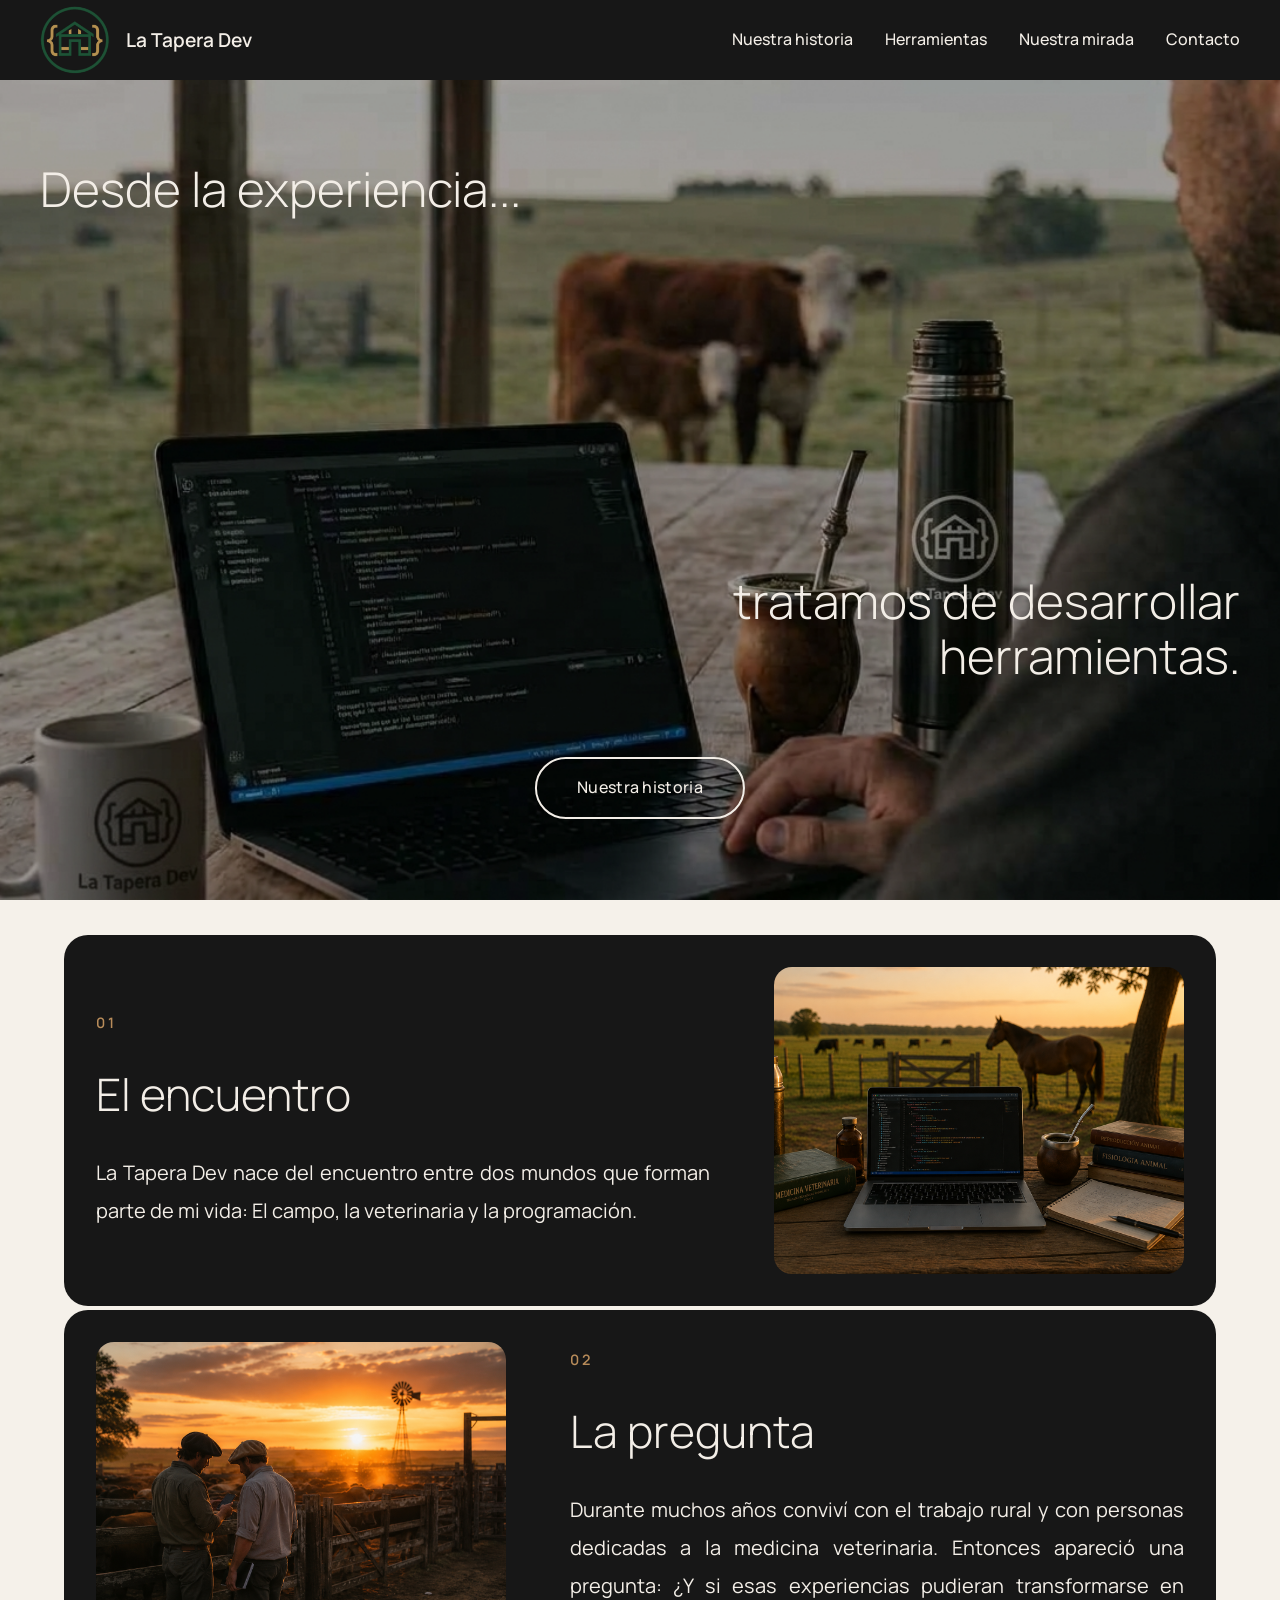
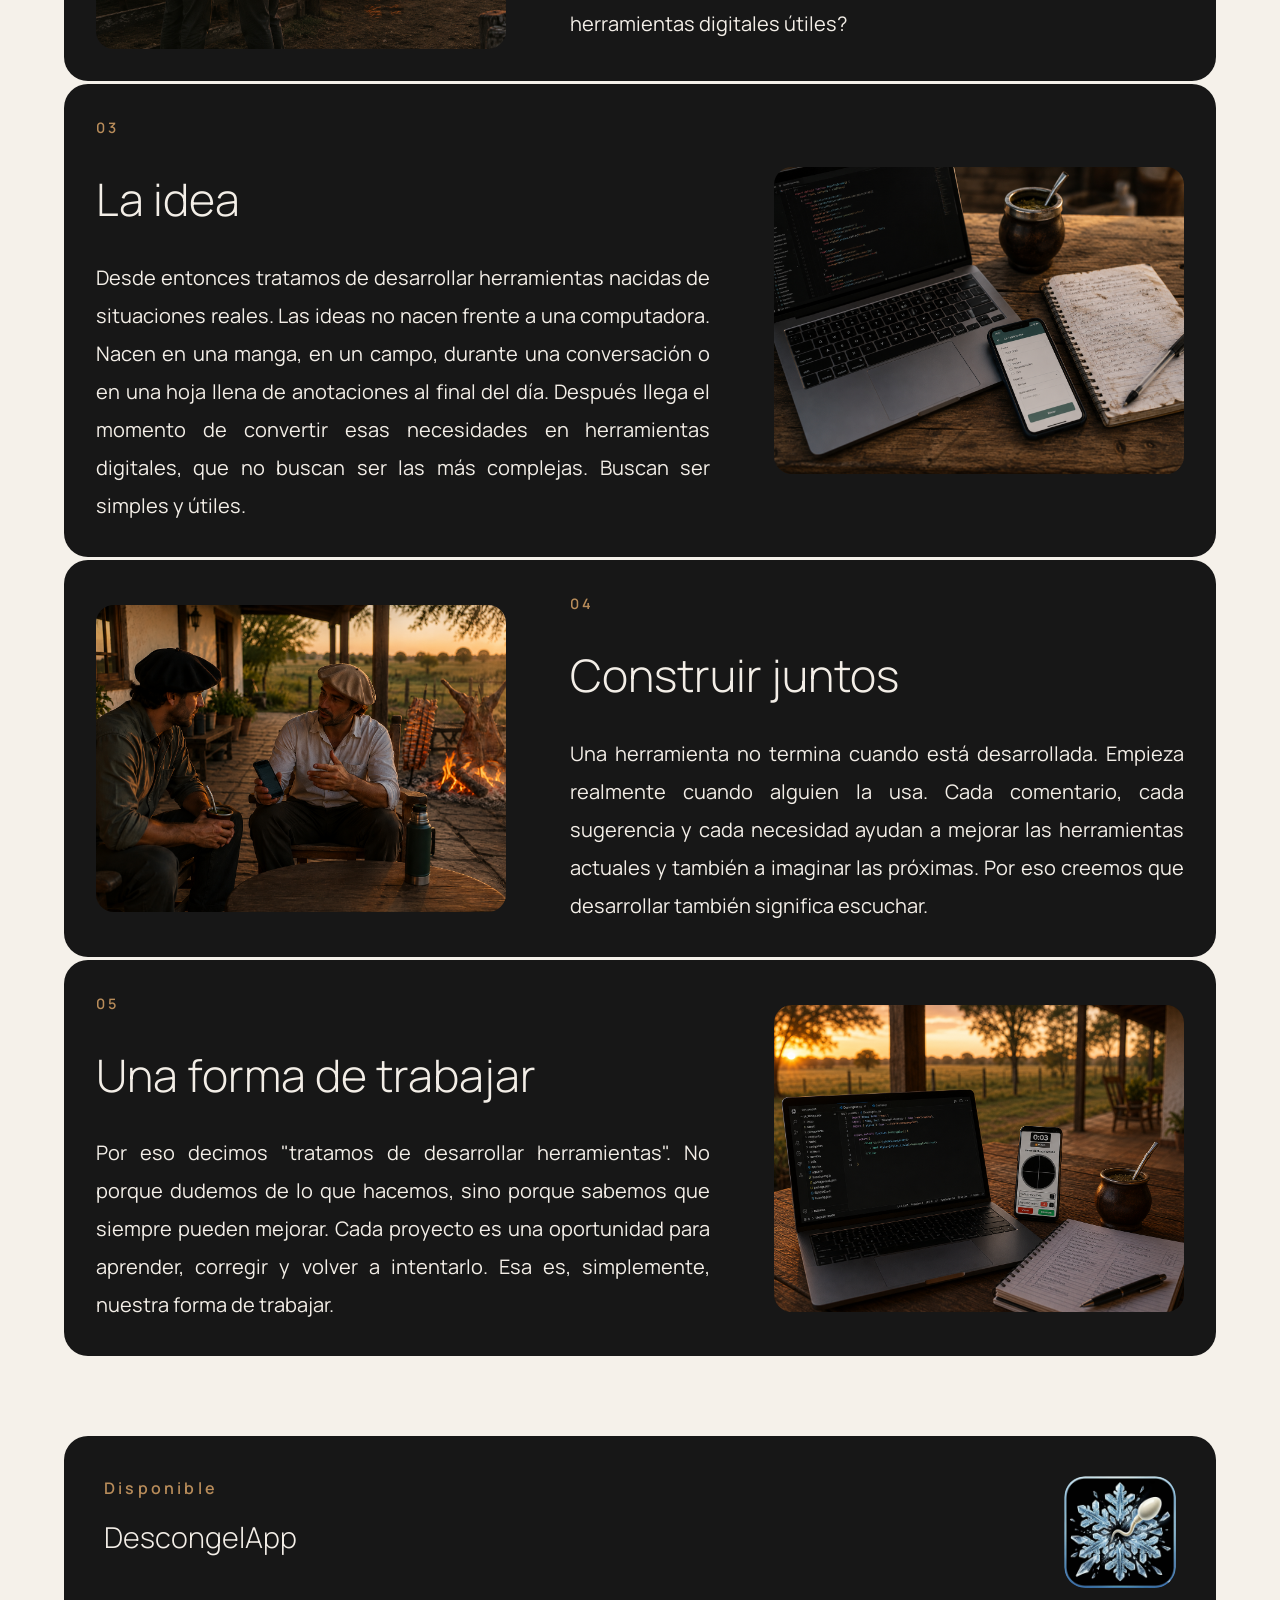
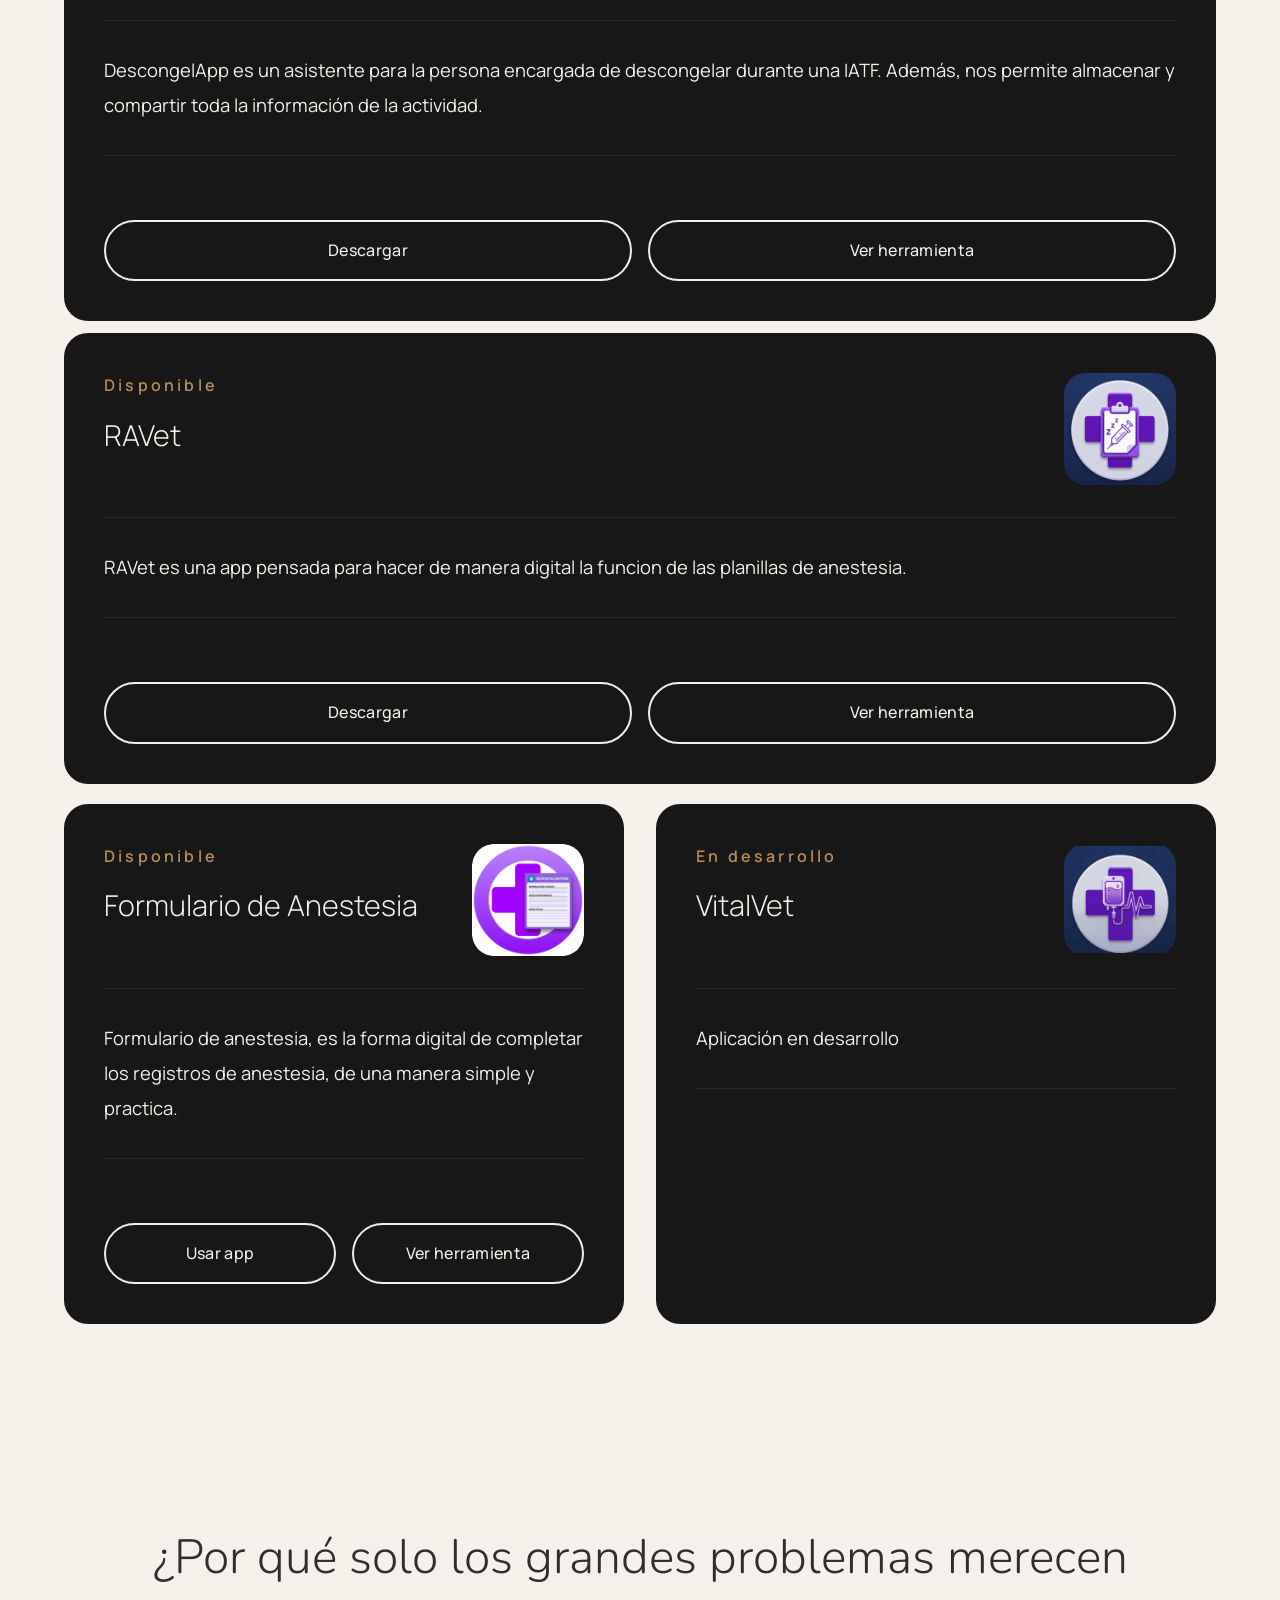
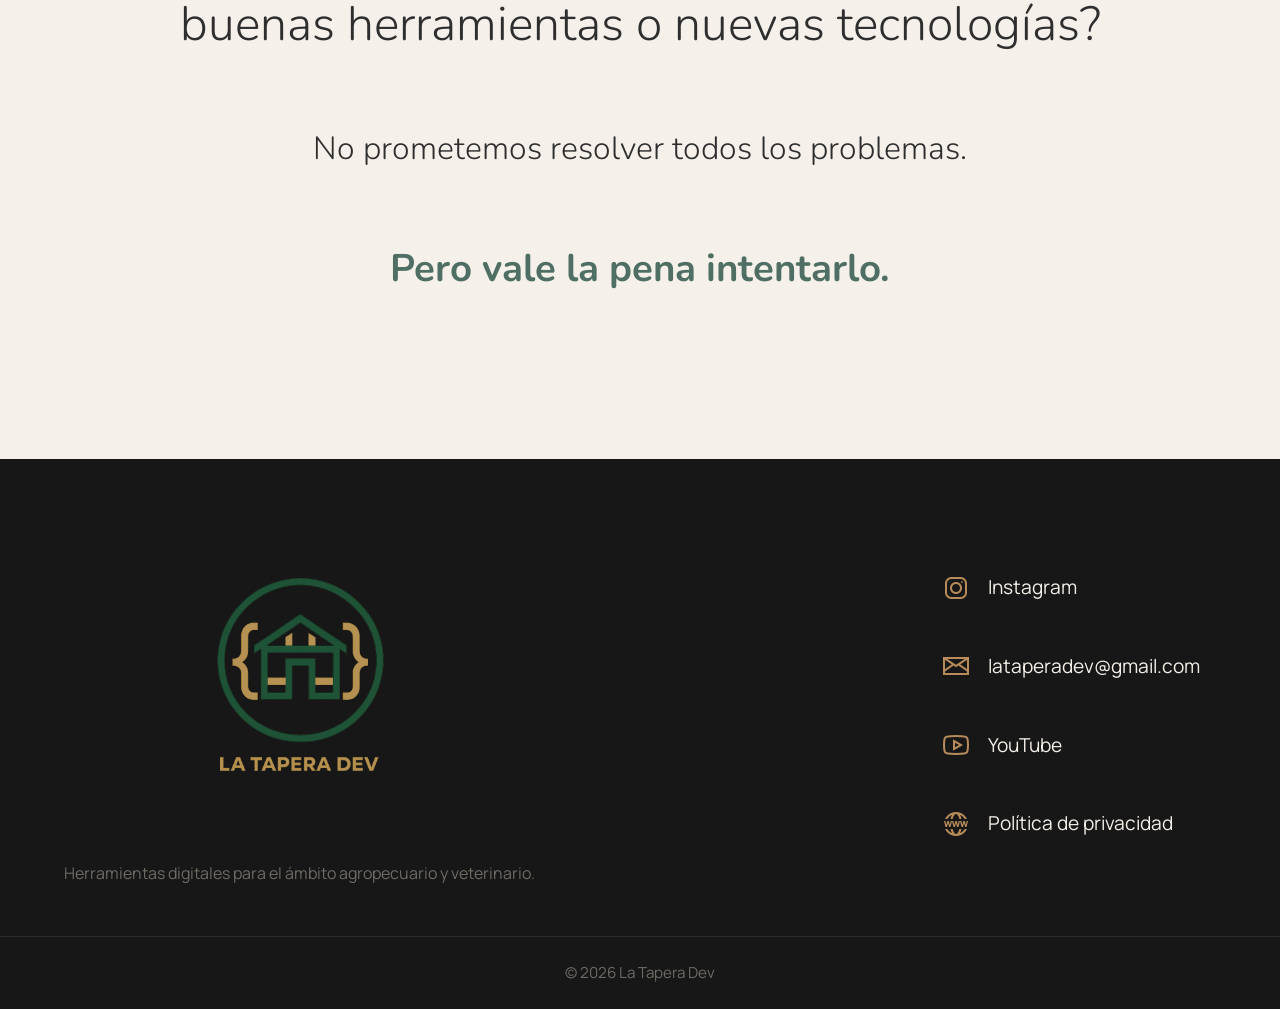
<file: index.html>
<!DOCTYPE html>
<html lang="es">

<head>

    <meta charset="UTF-8">

    <meta name="viewport" content="width=device-width, initial-scale=1.0">

    <title>La Tapera Dev</title>
    <link rel="icon" href="ico-LaTapera.png">

    <meta name="description"
        content="Herramientas digitales nacidas de experiencias reales del campo y la veterinaria.">
    <meta name="author" content="Nahuel Grosso">

    <!-- Google Fonts -->

    <link rel="preconnect" href="https://fonts.googleapis.com">
    <link rel="preconnect" href="https://fonts.gstatic.com" crossorigin>
    <link href="https://fonts.googleapis.com/css2?family=Manrope:wght@300;400;500;600;700&display=swap"
        rel="stylesheet">
    <link rel="preconnect" href="https://fonts.gstatic.com" crossorigin>
    <link href="https://fonts.googleapis.com/css2?family=Nunito:ital,wght@0,200..1000;1,200..1000&display=swap"
        rel="stylesheet">

    <!-- CSS -->

    <link rel="stylesheet" href="css/variables.css">
    <link rel="stylesheet" href="css/style.css">  
    <link rel="stylesheet" href="css/header.css">
    <link rel="stylesheet" href="css/hero.css">
    <link rel="stylesheet" href="css/historia.css">
    <link rel="stylesheet" href="css/herramientas.css">
    <link rel="stylesheet" href="css/nuestramirada.css">
    <link rel="stylesheet" href="css/responsive.css">





</head>

<body>

    <header>

        <div class="container">

            <nav>

                <a href="#hero" class="logo">

                    <img id="logoImg" src="images/icons/SolologoTransparente.png" alt="Logo de La Tapera Dev">

                    <div class="logo-text">
                        <span class="logo-title">
                            La Tapera Dev
                        </span>
                    </div>
                </a>

                <button class="menu-toggle" aria-label="Abrir menú">
                
                    <span></span>
                    <span></span>
                    <span></span>
                
                </button>


                <ul class="nav-menu">

                    <li><a href="#nuestraHistoria">Nuestra historia</a></li>

                    <li><a href="#herramientas">Herramientas</a></li>

                    <li><a href="#nuestraMirada">Nuestra mirada</a></li>

                    <li class="nav-contact">

                        <a href="#" class="contact-button">

                            Contacto

                        </a>

                        <div class="contact-dropdown">

                            <span class="contact-email">

                                ✉️ lataperadev@gmail.com

                            </span>

                            <button class="copy-email nav-button">

                                Copiar correo

                            </button>

                        </div>

                </ul>

            </nav>

        </div>

    </header>

    <main>

        <section id="hero">

            <div class="hero-overlay"></div>

            <div class="container hero-content">

                <div class="hero-top">

                    <h1>
                        Desde la experiencia...
                    </h1>

                </div>

                <div class="hero-bottom-text">

                    <h2>
                        tratamos de desarrollar
                        herramientas.
                    </h2>

                </div>

                <div class="hero-action">

                    <a href="#nuestraHistoria" class="hero-button">
                        Nuestra historia
                    </a>

                </div>

            </div>

        </section>

        <section id="nuestraHistoria">

            <div class="container">

                <article class="story-chapter">

                    <div class="story-content">

                        <span class="story-number">01</span>

                        <h2 class="story-title">
                            El encuentro
                        </h2>

                        <p class="story-text">
                            La Tapera Dev nace del encuentro entre dos mundos que forman parte de mi vida: El campo, la
                            veterinaria y la programación.
                        </p>

                    </div>

                    <div class="story-image">

                        <!-- Ilustración 01 -->
                        <img src="images/Story/imgstory1.png" alt="">

                    </div>

                </article>

                <article class="story-chapter">

                    <div class="story-content">

                        <span class="story-number">02</span>

                        <h2 class="story-title">
                            La pregunta
                        </h2>

                        <p class="story-text">
                            Durante muchos años conviví con el trabajo rural y con personas dedicadas a la medicina
                            veterinaria.
                            Entonces apareció una pregunta: ¿Y si esas experiencias pudieran transformarse en
                            herramientas
                            digitales útiles?
                        </p>

                    </div>

                    <div class="story-image">

                        <!-- Ilustración 02 -->
                        <img src="images/Story/imgstory2.png" alt="">

                    </div>

                </article>

                <article class="story-chapter">

                    <div class="story-content">

                        <span class="story-number">03</span>

                        <h2 class="story-title">
                            La idea
                        </h2>

                        <p class="story-text">
                            Desde entonces tratamos de desarrollar herramientas nacidas de situaciones reales.

                            Las ideas no nacen frente a una computadora. Nacen en una manga, en un campo, durante una
                            conversación o en una hoja llena de anotaciones al final del día.

                            Después llega el momento de convertir esas necesidades en herramientas digitales, que no
                            buscan ser las más complejas. Buscan ser simples y útiles.
                        </p>

                    </div>

                    <div class="story-image">

                        <!-- Ilustración 03 -->
                        <img src="images/Story/imgstory3.png" alt="">

                    </div>

                </article>

                <article class="story-chapter">

                    <div class="story-content">

                        <span class="story-number">04</span>

                        <h2 class="story-title">
                            Construir juntos
                        </h2>

                        <p class="story-text">
                            Una herramienta no termina cuando está desarrollada. Empieza realmente cuando alguien la
                            usa.

                            Cada comentario, cada sugerencia y cada necesidad ayudan a mejorar las herramientas actuales
                            y también a imaginar las
                            próximas.

                            Por eso creemos que desarrollar también significa escuchar.
                        </p>

                    </div>

                    <div class="story-image">

                        <!-- Ilustración 04 -->
                        <img src="images/Story/imgstory4.png" alt="">

                    </div>

                </article>

                <article class="story-chapter">

                    <div class="story-content">

                        <span class="story-number">05</span>

                        <h2 class="story-title">
                            Una forma de trabajar
                        </h2>

                        <p class="story-text">
                            Por eso decimos "tratamos de desarrollar herramientas".

                            No porque dudemos de lo que hacemos, sino porque sabemos que siempre pueden mejorar.

                            Cada proyecto es una oportunidad para aprender, corregir y volver a intentarlo.

                            Esa es, simplemente, nuestra forma de trabajar.
                        </p>

                    </div>

                    <div class="story-image">

                        <!-- Ilustración 05 -->
                        <img src="images/Story/imgstory5.png" alt="">
                    </div>

                </article>

            </div>

        </section>

        <section id="herramientas">

            <div class="container">

                <div class="herramienta-principal">

                    <!-- Card grande -->
                    <div class="cardHerramientas">

                        <div class="card-top">

                            <div class="card-header">

                                <span class="estado">Disponible</span>

                                <h3 class="card-nombre">
                                    DescongelApp
                                </h3>

                            </div>

                            <img class="card-img" src="images/descongelApp/Icono/DescpngelApp-Icono.png" alt="">


                        </div>

                        <div class="card-body">

                            <p class="card-text">
                                DescongelApp es un asistente para la persona encargada de descongelar durante una IATF.
                                Además, nos permite almacenar y compartir toda la información de la actividad. </p>

                        </div>

                        <div class="card-footer">

                            <a href="https://play.google.com/store/apps/details?id=com.descongelapp" class="card-button">
                                Descargar
                            </a>

                            <a href="pages/descongelapp.html" class="card-button">
                                Ver herramienta
                            </a>

                        </div>

                    </div>

                    <div class="cardHerramientas">
                    
                        <div class="card-top">
                    
                            <div class="card-header">
                    
                                <span class="estado">Disponible</span>
                    
                                <h3 class="card-nombre">
                                    RAVet
                                </h3>
                    
                            </div>
                    
                            <img class="card-img" src="images/ravet/Icono/RAVet-Icon.png" alt="Icono de RAVet">
                    
                    
                        </div>
                    
                        <div class="card-body">
                    
                            <p class="card-text">
                                RAVet es una app pensada para hacer de manera digital la funcion de las planillas de anestesia.  </p>
                    
                        </div>
                    
                        <div class="card-footer">
                    
                            <a href="" class="card-button">
                                Descargar
                            </a>
                    
                            <a href="pages/ravet.html" class="card-button">
                                Ver herramienta
                            </a>
                    
                        </div>
                    
                    </div>

                </div>

                <div class="herramientas-secundarias">

                    <!-- Card -->
                    <div class="cardHerramientas">

                        <div class="card-top">

                            <div class="card-header">

                                <span class="estado">Disponible</span>

                                <h3 class="card-nombre">
                                    Formulario de Anestesia
                                </h3>

                            </div>

                            <img src="images/FormularioAnestesia/Icono/img2.png" class="card-img" alt="icono formulario anestesia">

                        </div>

                        <div class="card-body">

                            <p class="card-text">
                                Formulario de anestesia, es la forma digital de completar los registros de anestesia, de una manera simple y practica.</p>

                        </div>

                        <div class="card-footer">

                            <a href="https://nahuelgrosso.github.io/Formulario-Anestesia/" class="card-button">
                                Usar app
                            </a>

                            <a href="pages/formularioAnestesia.html" class="card-button">
                                Ver herramienta
                            </a>

                        </div>

                    </div>

                    <!-- Card -->
                    <div class="cardHerramientas">

                        <div class="card-top">

                            <div class="card-header">

                                <span class="estado">En desarrollo</span>

                                <h3 class="card-nombre">
                                    VitalVet
                                </h3>

                            </div>

                             <img src="images/vitalvet/Icono/VitalVet-Icon.jpeg" class="card-img" alt="Icono de VitalVet"> 

                        </div>

                        <div class="card-body">

                            <p class="card-text">
                                Aplicación en desarrollo
                            </p>

                        </div>

                        <div class="card-footer">

                            <!--
                            <a href="#" class="card-button">
                                Descargar
                            </a>

                            <a href="#" class="card-button">
                                Ver herramienta
                            </a>
                            -->

                        </div>

                    </div>

                </div>

            </div>




        </section>

        <section id="nuestraMirada">

            <div class="container">

                <div class="mirada-content">

                    <p class="mirada-question">
                        ¿Por qué solo los grandes problemas merecen buenas herramientas o nuevas tecnologías?
                    </p>

                    <p class="mirada-answer">
                        No prometemos resolver todos los problemas.
                    </p>

                    <p class="mirada-final">
                        Pero vale la pena intentarlo.
                    </p>

                </div>

            </div>

        </section>

    </main>

    <footer>

        <div class="footer-container">

            <div class="footer-brand">

                <img src="images/icons/LogoLaTaperaTransparente.png" alt="La Tapera Dev" class="footer-logo">



                <p class="footer-description">
                    Herramientas digitales para el ámbito agropecuario y veterinario.
                </p>

            </div>

            <div class="footer-links">
                <div class="ico-links">
                    <img src="icons/icons8-instagram-32.png" alt="">
                    <a href="https://www.instagram.com/lataperadev?igsh=NHAxY2phbHUycWU0" target="_blank">
                        Instagram
                    </a>
                </div>

                <div class="ico-links">
                    <img src="icons/icons8-email-32.png" alt="">
                    <a href="mailto:lataperadev@gmail.com">
                        lataperadev@gmail.com
                    </a>
                </div>

                <div class="ico-links">
                    <img src="icons/icons8-youtube-32.png" alt="">
                    <a href="https://www.youtube.com/channel/UCGZjhDdMWDqNutIA-EqnBFA">
                        YouTube
                    </a>
                </div>

                <div class="ico-links">
                    <img src="icons/icons8-website-32.png" alt="">
                    <a href="https://nahuelgrosso.github.io/privacy-policies/" target="_blank">
                        Política de privacidad
                    </a>
                </div>

            </div>

        </div>

        <div class="footer-copy">

            <p>
                © 2026 La Tapera Dev
            </p>

        </div>

    </footer>

    <script src="js/main.js"></script>
    <script src="js/header.js"></script>
</body>
</file>
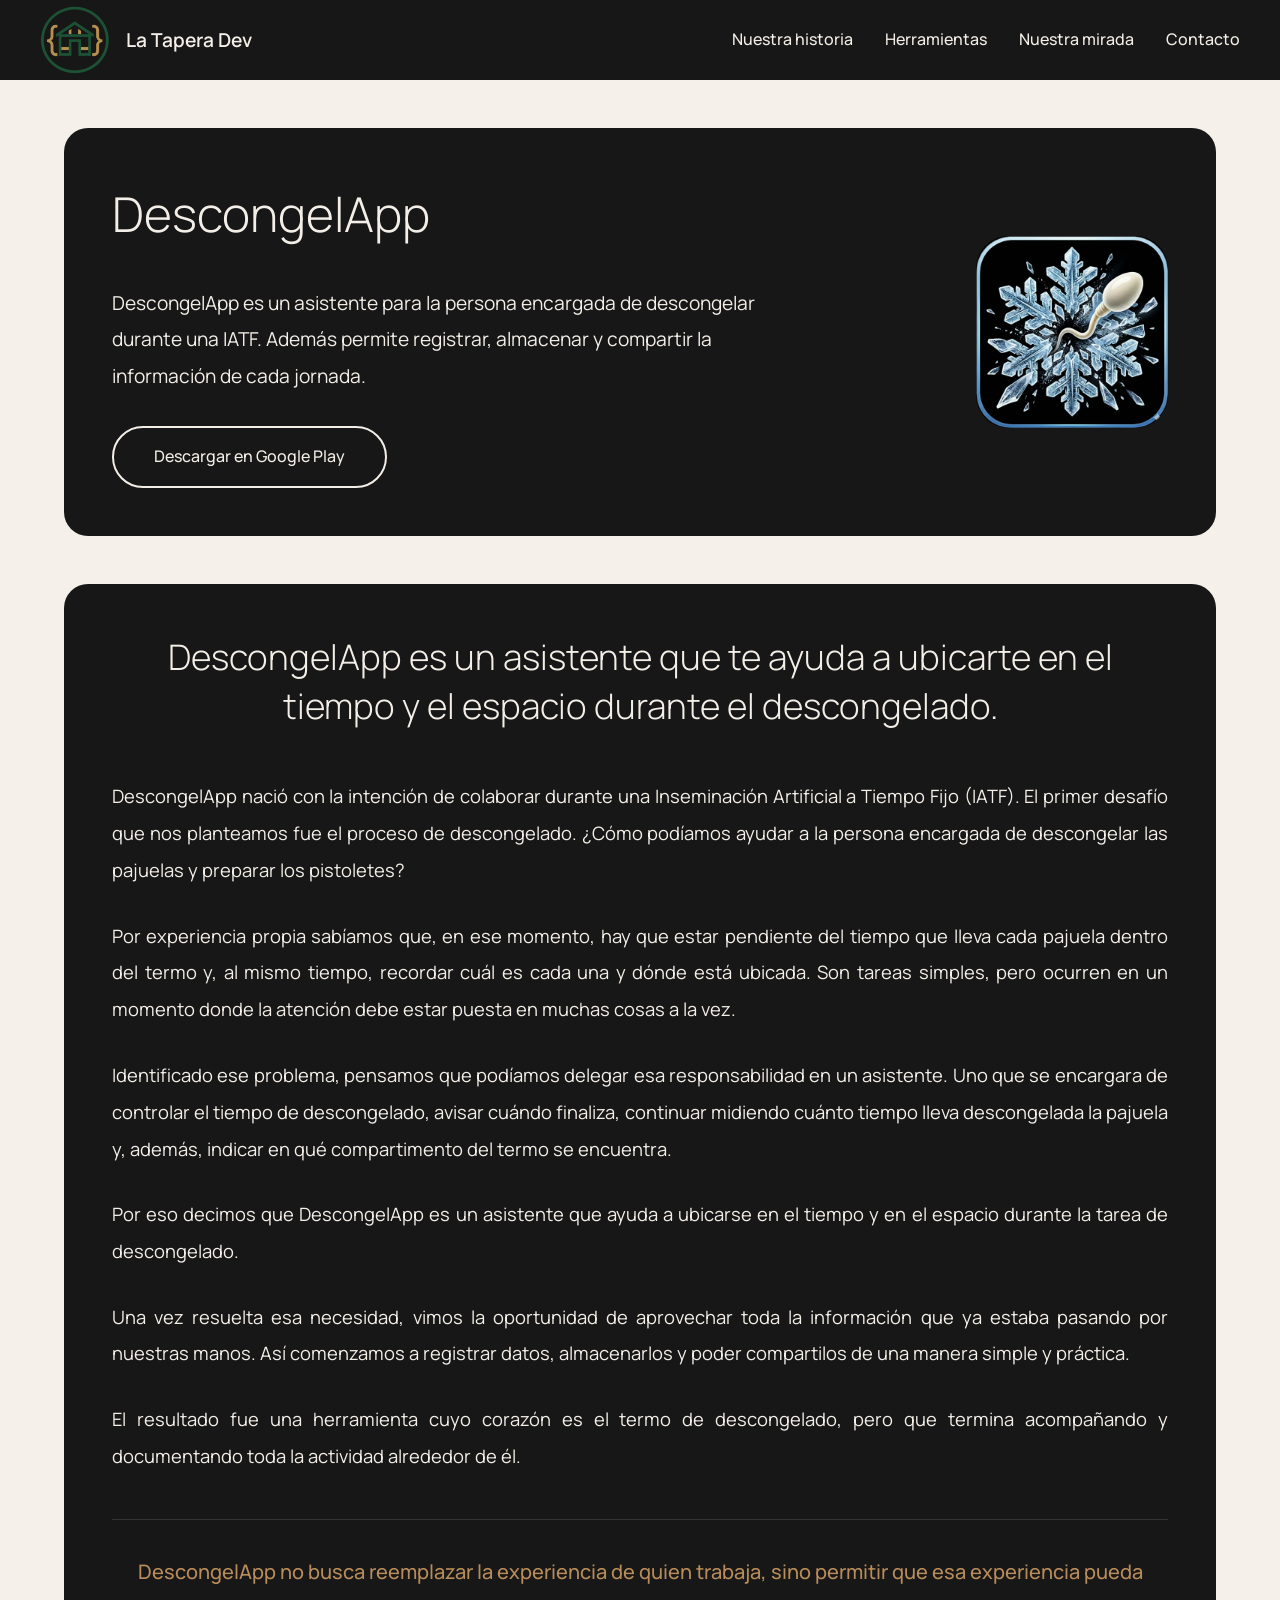
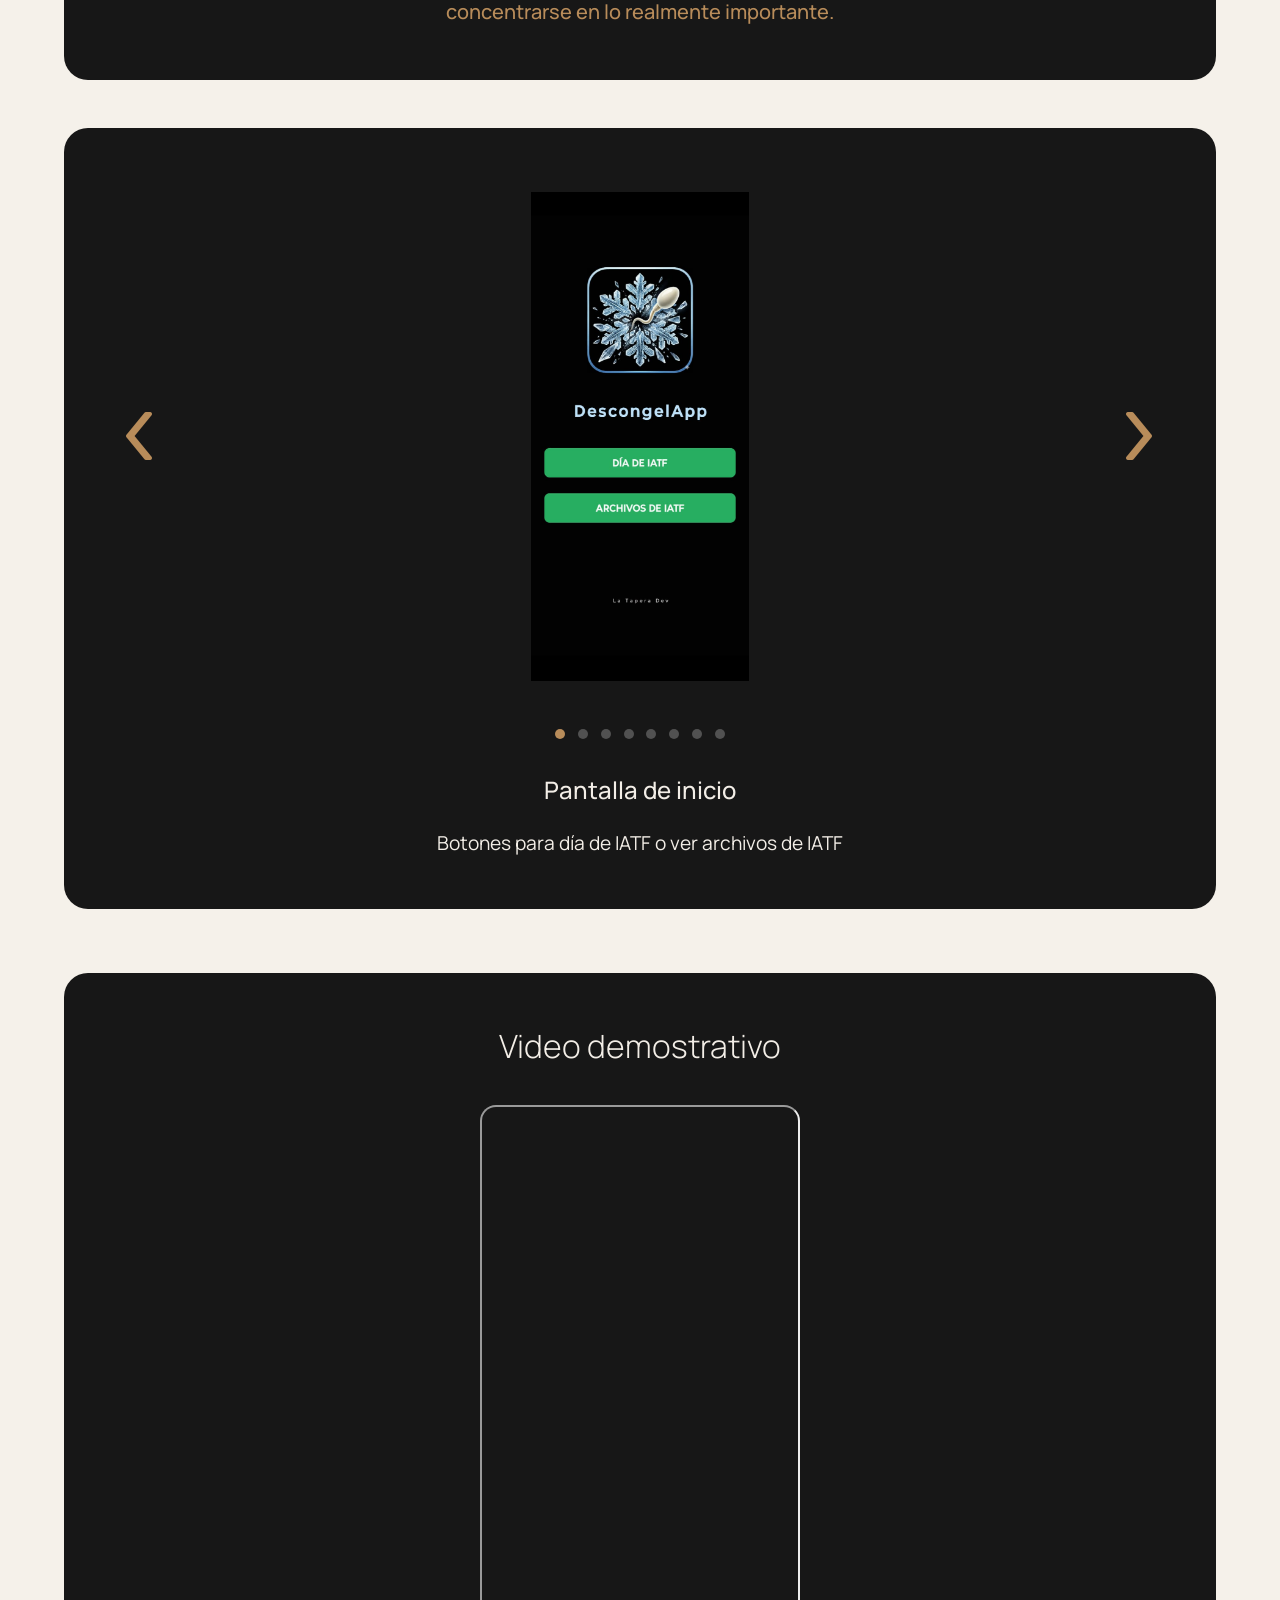
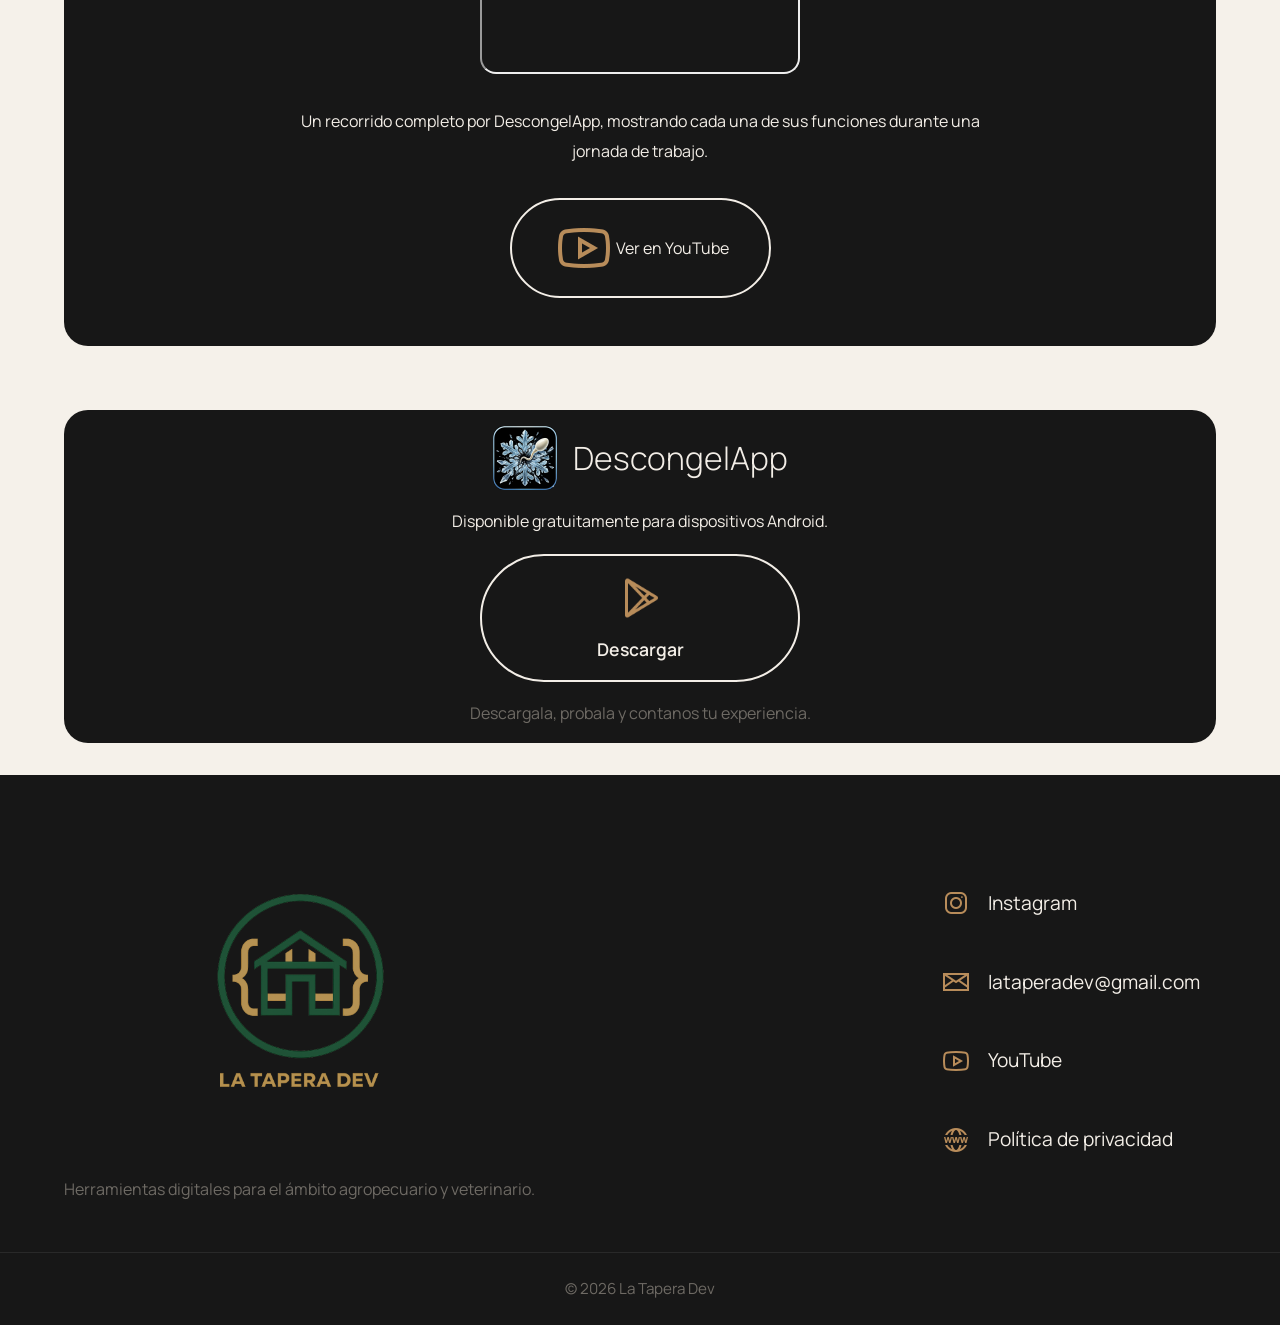
<file: pages/descongelaap.html>
<!DOCTYPE html>
<html lang="es">

<head>

    <meta charset="UTF-8">

    <meta name="viewport" content="width=device-width, initial-scale=1.0">

    <title>La Tapera Dev</title>
    <link rel="icon" href="../ico-LaTapera.png">

    <meta name="description"
        content="Herramientas digitales nacidas de experiencias reales del campo y la veterinaria.">
    <meta name="author" content="Nahuel Grosso">

    <!-- Google Fonts -->

    <link rel="preconnect" href="https://fonts.googleapis.com">
    <link rel="preconnect" href="https://fonts.gstatic.com" crossorigin>
    <link href="https://fonts.googleapis.com/css2?family=Manrope:wght@300;400;500;600;700&display=swap"
        rel="stylesheet">
    <link rel="preconnect" href="https://fonts.gstatic.com" crossorigin>
    <link href="https://fonts.googleapis.com/css2?family=Nunito:ital,wght@0,200..1000;1,200..1000&display=swap"
        rel="stylesheet">

    <!-- CSS -->

    <link rel="stylesheet" href="../css/variables.css">
    <link rel="stylesheet" href="../css/style.css">
    <link rel="stylesheet" href="../css/responsive.css">
    <link rel="stylesheet" href="../css/header.css">
    <link rel="stylesheet" href="../css/nuestramirada.css">
    <link rel="stylesheet" href="../css/pages/toolHero.css">
    <link rel="stylesheet" href="../css/pages/tollDescription.css">
    <link rel="stylesheet" href="../css/pages/toollGallery.css">
    <link rel="stylesheet" href="../css/pages/toolVideo.css">
    <link rel="stylesheet" href="../css/pages/tollDonwnload.css">





</head>

<body>

    <header>

        <div class="container">

            <nav>

                <a href="../index.html" class="logo">

                    <img id="logoImg" src="../images/icons/SolologoTransparente.png" alt="Logo de La Tapera Dev">

                    <div class="logo-text">
                        <span class="logo-title">
                            La Tapera Dev
                        </span>
                    </div>
                </a>

                <ul>

                    <li><a href="../index.html#nuestraHistoria">Nuestra historia</a></li>

                    <li><a href="../index.html#herramientas">Herramientas</a></li>

                    <li><a href="../index.html#nuestraMirada">Nuestra mirada</a></li>

                    <li class="nav-contact">

                        <a href="#" class="contact-button">

                            Contacto

                        </a>

                        <div class="contact-dropdown">

                            <span class="contact-email">

                                ✉️ lataperadev@gmail.com

                            </span>

                            <button class="copy-email nav-button">

                                Copiar correo

                            </button>

                        </div>

                    </li>
                </ul>

            </nav>

        </div>

    </header>

    <main>

        <section id="toolHero">

            <div class="container">

                <div class="toolHero-top">

                    <div class="toolHero-title">

                        <h1>
                            DescongelApp
                        </h1>

                        <p class="toolHero-description">

                            DescongelApp es un asistente para la persona encargada de descongelar durante una IATF.
                            Además permite registrar, almacenar y compartir la información de cada jornada.

                        </p>

                        <a href="#" class="toolHero-button">

                            Descargar en Google Play

                        </a>

                    </div>

                    <div class="toolHero-logo">

                        <img src="../images/descongelApp/Icono/DescpngelApp-Icono.png" alt="Icono de DescongelApp">

                    </div>

                </div>

            </div>

        </section>

        <section id="toolDescription">

            <div class="container">

                <h2 class="description-title">
                    DescongelApp es un asistente que te ayuda a ubicarte en el tiempo y el espacio durante el
                    descongelado. </h2>

                <div class="description-text">

                    <p>
                        DescongelApp nació con la intención de colaborar durante una Inseminación Artificial a Tiempo
                        Fijo
                        (IATF). El primer desafío que nos planteamos fue el proceso de descongelado. ¿Cómo podíamos
                        ayudar a la
                        persona encargada de descongelar las pajuelas y preparar los pistoletes?
                    </p>

                    <p>
                        Por experiencia propia sabíamos que, en ese momento, hay que estar pendiente del tiempo que
                        lleva cada
                        pajuela dentro del termo y, al mismo tiempo, recordar cuál es cada una y dónde está ubicada. Son
                        tareas
                        simples, pero ocurren en un momento donde la atención debe estar puesta en muchas cosas a la
                        vez.
                    </p>

                    <p>
                        Identificado ese problema, pensamos que podíamos delegar esa responsabilidad en un asistente.
                        Uno que se
                        encargara de controlar el tiempo de descongelado, avisar cuándo finaliza, continuar midiendo
                        cuánto
                        tiempo lleva descongelada la pajuela y, además, indicar en qué compartimento del termo se
                        encuentra.
                    </p>

                    <p>
                        Por eso decimos que DescongelApp es un asistente que ayuda a ubicarse en el tiempo y en el
                        espacio
                        durante la tarea de descongelado.
                    </p>

                    <p>
                        Una vez resuelta esa necesidad, vimos la oportunidad de aprovechar toda la información que ya
                        estaba
                        pasando por nuestras manos. Así comenzamos a registrar datos, almacenarlos y poder compartilos
                        de
                        una manera simple y práctica.
                    </p>

                    <p>
                        El resultado fue una herramienta cuyo corazón es el termo de descongelado, pero que termina
                        acompañando
                        y documentando toda la actividad alrededor de él.
                    </p>

                    <p>
                        DescongelApp no busca reemplazar la experiencia de quien trabaja, sino permitir que esa
                        experiencia
                        pueda concentrarse en lo realmente importante.
                    </p>

                </div>

            </div>

        </section>

        <section id="toolGallery">

            <div class="container">

                <div class="gallery-card">

                    <div class="gallery-header">

                        <button class="gallery-arrow prev">

                            <img src="../images/Fechas/icons8-flecha-left-60.png" alt="">

                        </button>

                        <div class="gallery-image">

                            <img src="../images/descongelApp/Capturas/Img-1.jpeg"
                                alt="Pantalla principal de DescongelApp">

                        </div>

                        <button class="gallery-arrow next">

                            <img src="../images/Fechas/icons8-chevron-right-60.png" alt="">

                        </button>

                    </div>



                    <div class="gallery-indicators"></div>

                    <div class="gallery-description">

                        <h3>

                            Control del termo

                        </h3>

                        <p>

                            Permite controlar el tiempo de descongelado de cada pajuela y conocer su ubicación durante
                            toda la
                            tarea.

                        </p>

                    </div>

                </div>

            </div>

        </section>

        <section id="toolVideo">

            <div class="container">

                <div class="video-card">

                    <h2 class="video-title">

                        Video demostrativo

                    </h2>

                    <div class="video-container">

                        <!-- Reemplazar por el iframe de YouTube -->

                        <iframe class="video-placeholder">

                            Video disponible próximamente

                        </iframe>

                    </div>

                    <p class="video-description">

                        Un recorrido completo por DescongelApp, mostrando cada una de sus funciones durante una jornada
                        de
                        trabajo.

                    </p>

                    <div class="ico-links-video">



                        <a href="#" class="video-button">
                            <img src="../icons/icons8-youtube-64.png" alt="">

                            Ver en YouTube

                        </a>
                    </div>

                </div>

            </div>

        </section>

        <section id="toolDownload">

            <section id="toolDownload">

                <div class="container">

                    <div class="download-card">
                        <div class="download-header">

                            <img class="download-icon" src="../images/descongelApp/Icono/DescpngelApp-Icono.png"
                                alt="Icono DescongelApp">

                            <h2 class="download-title">

                                DescongelApp

                            </h2>
                        </div>

                        <p class="download-text">

                            Disponible gratuitamente para dispositivos Android.

                        </p>

                        <a href="#" class="google-play-button">

                            <img src="../icons/icons8-google-play-64.png" alt="Disponible en Google Play">
                            <span>

                                Descargar

                            </span>

                        </a>



                        <p class="download-note">

                            Descargala, probala y contanos tu experiencia.

                        </p>

                    </div>

                </div>

            </section>

        </section>

    </main>



    <footer>

        <div class="footer-container">

            <div class="footer-brand">

                <img src="../images/icons/LogoLaTaperaTransparente.png" alt="La Tapera Dev" class="footer-logo">



                <p class="footer-description">
                    Herramientas digitales para el ámbito agropecuario y veterinario.
                </p>

            </div>

            <div class="footer-links">
                <div class="ico-links">
                    <img src="../icons/icons8-instagram-32.png" alt="">
                    <a href="#" target="_blank">
                        Instagram
                    </a>
                </div>

                <div class="ico-links">
                    <img src="../icons/icons8-email-32.png" alt="">
                    <a href="mailto:lataperadev@gmail.com">
                        lataperadev@gmail.com
                    </a>
                </div>

                <div class="ico-links">
                    <img src="../icons/icons8-youtube-32.png" alt="">
                    <a href="mailto:lataperadev@gmail.com">
                        YouTube
                    </a>
                </div>

                <div class="ico-links">
                    <img src="../icons/icons8-website-32.png" alt="">
                    <a href="https://nahuelgrosso.github.io/privacy-policies/" target="_blank">
                        Política de privacidad
                    </a>
                </div>

            </div>

        </div>

        <div class="footer-copy">

            <p>
                © 2026 La Tapera Dev
            </p>

        </div>

    </footer>

    <script src="../js/header.js"></script>
    <script src="../js/carrusel.js"></script>
</body>
</file>
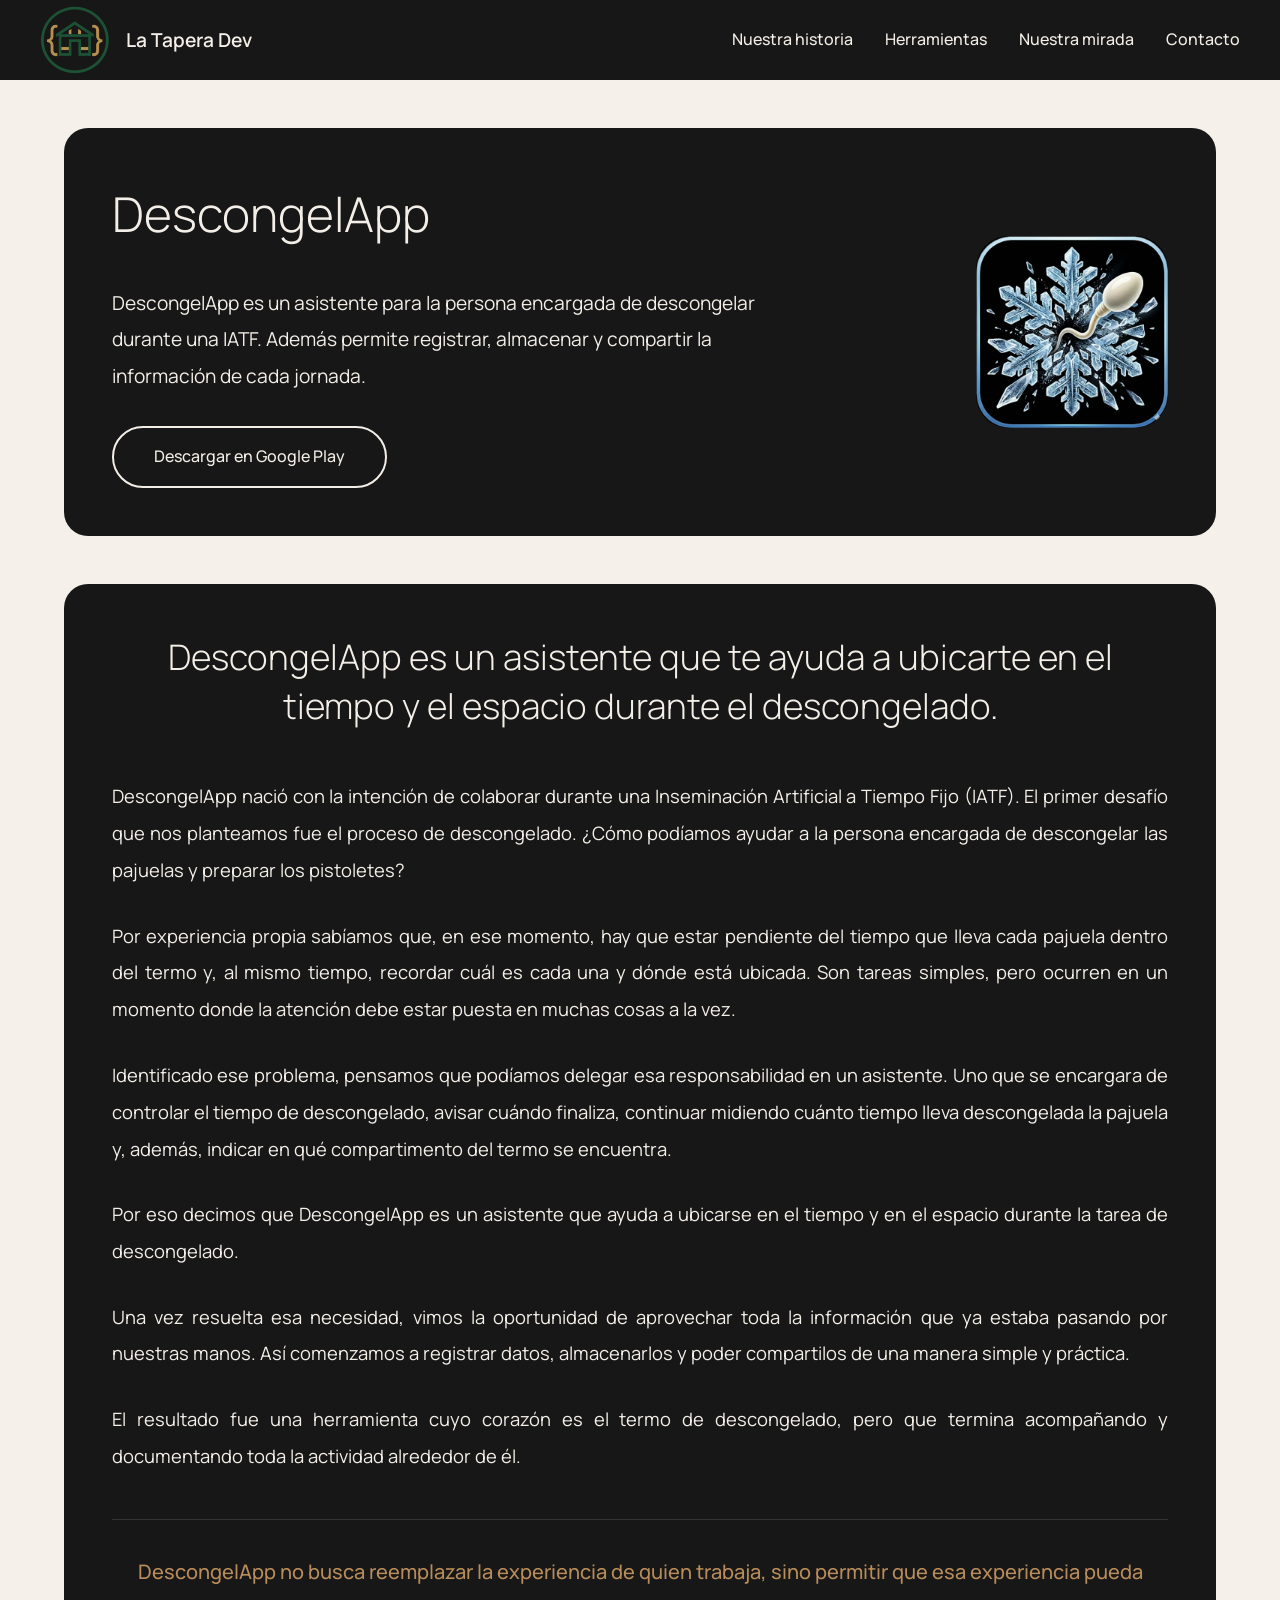
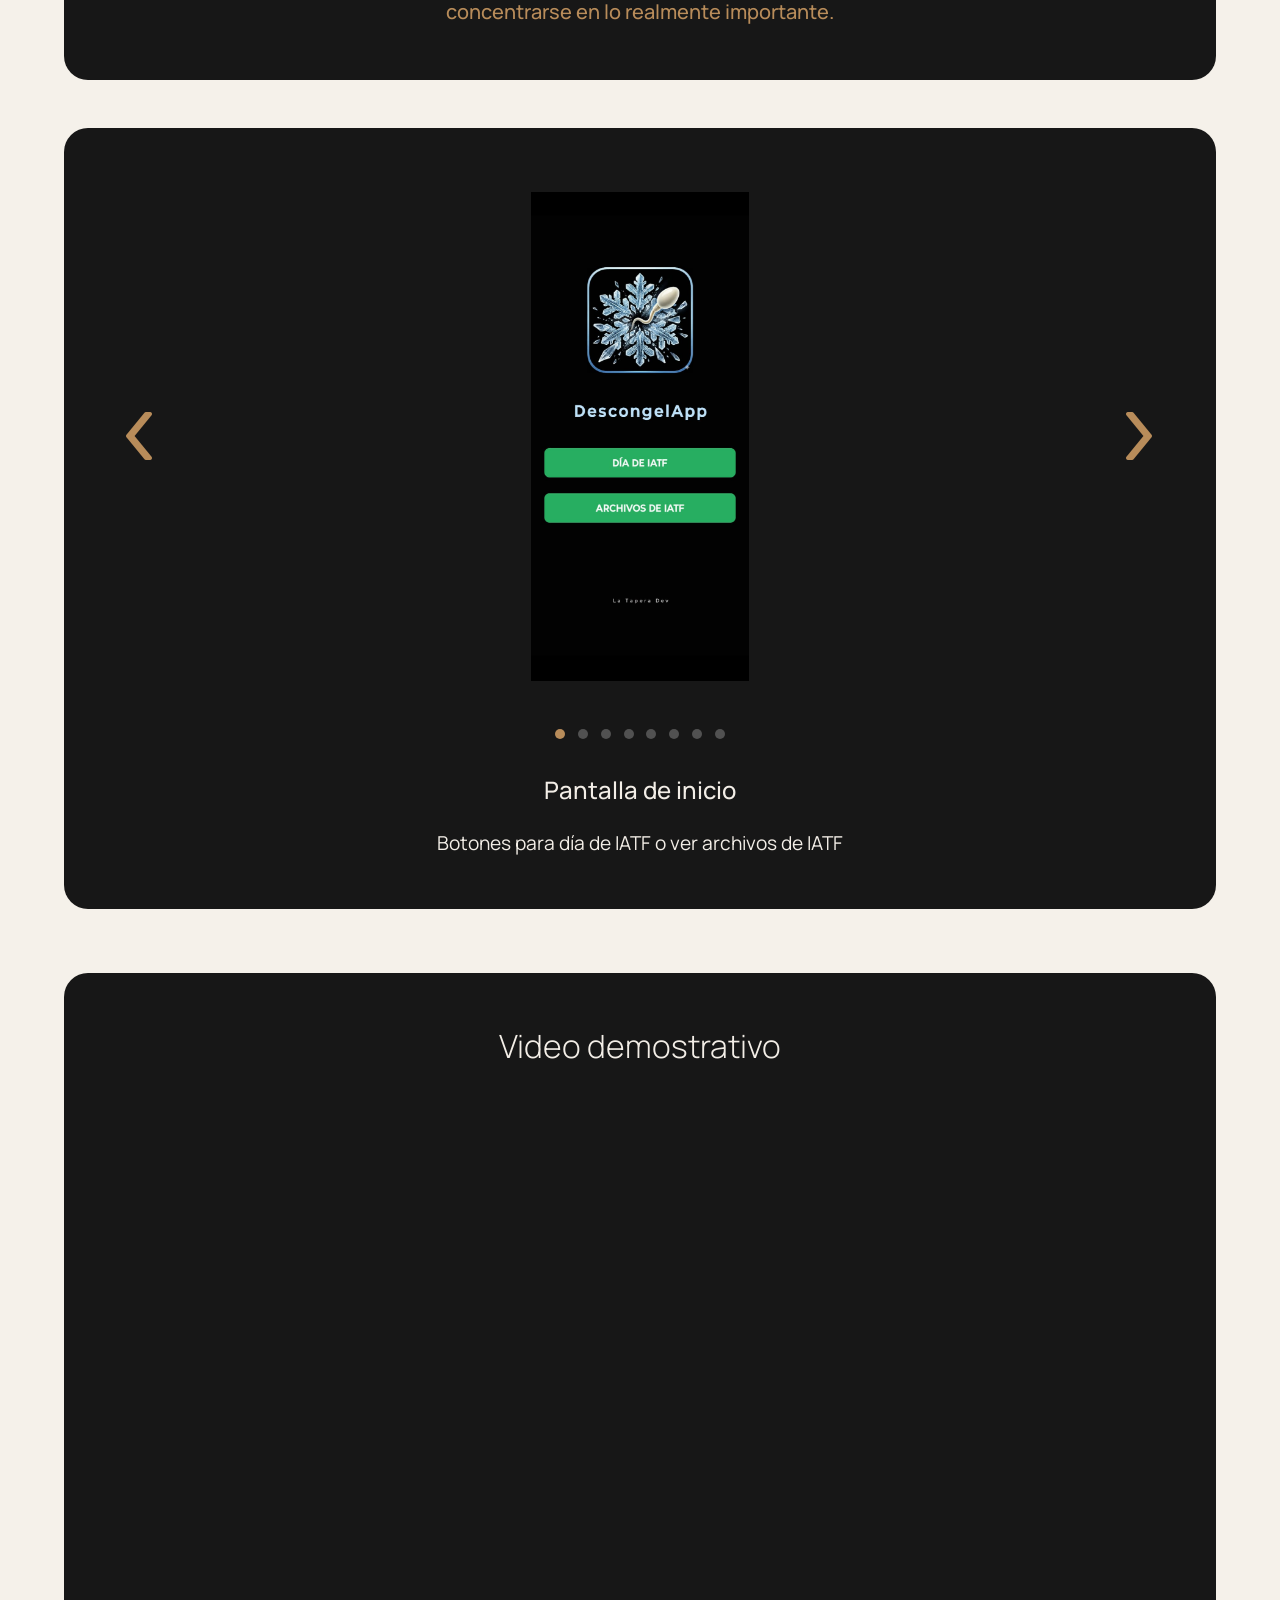
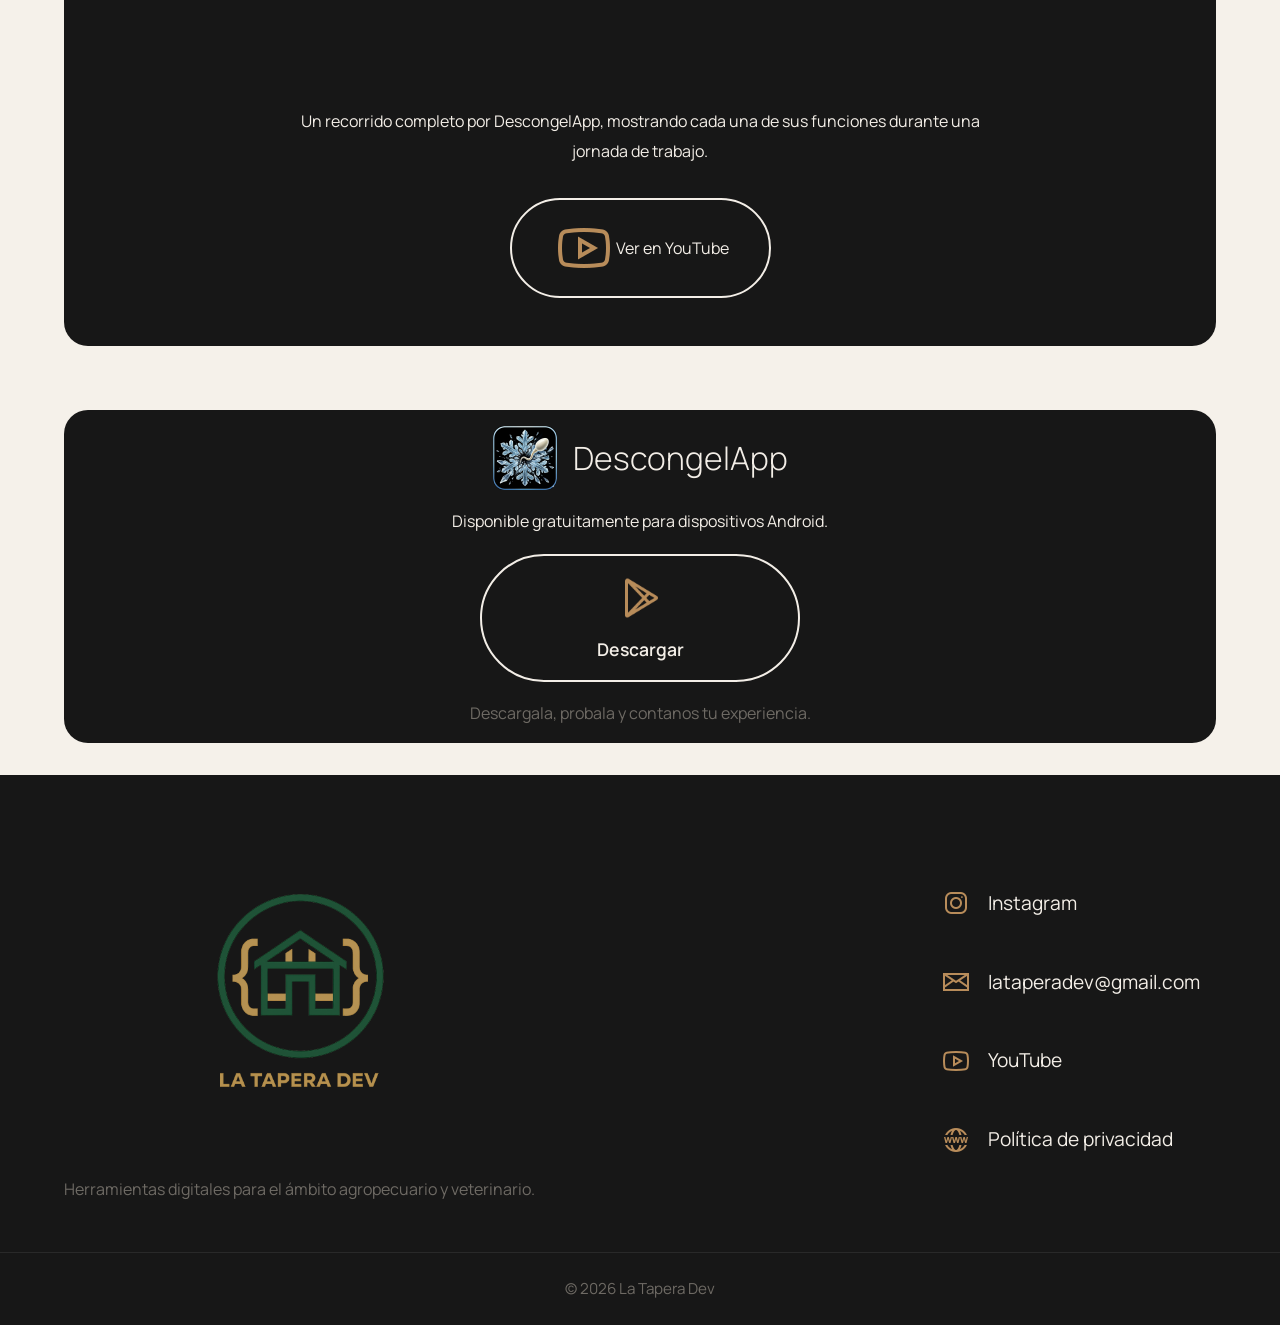
<file: pages/descongelapp.html>
<!DOCTYPE html>
<html lang="es">

<head>

    <meta charset="UTF-8">

    <meta name="viewport" content="width=device-width, initial-scale=1.0">

    <title>La Tapera Dev</title>
    <link rel="icon" href="../ico-LaTapera.png">

    <meta name="description"
        content="Herramientas digitales nacidas de experiencias reales del campo y la veterinaria.">
    <meta name="author" content="Nahuel Grosso">

    <!-- Google Fonts -->

    <link rel="preconnect" href="https://fonts.googleapis.com">
    <link rel="preconnect" href="https://fonts.gstatic.com" crossorigin>
    <link href="https://fonts.googleapis.com/css2?family=Manrope:wght@300;400;500;600;700&display=swap"
        rel="stylesheet">
    <link rel="preconnect" href="https://fonts.gstatic.com" crossorigin>
    <link href="https://fonts.googleapis.com/css2?family=Nunito:ital,wght@0,200..1000;1,200..1000&display=swap"
        rel="stylesheet">

    <!-- CSS -->

    <link rel="stylesheet" href="../css/variables.css">
    <link rel="stylesheet" href="../css/style.css">
    <link rel="stylesheet" href="../css/header.css">
    <link rel="stylesheet" href="../css/nuestramirada.css">
    <link rel="stylesheet" href="../css/pages/toolHero.css">
    <link rel="stylesheet" href="../css/pages/tollDescription.css">
    <link rel="stylesheet" href="../css/pages/toollGallery.css">
    <link rel="stylesheet" href="../css/pages/toolVideo.css">
    <link rel="stylesheet" href="../css/pages/tollDonwnload.css">
    <link rel="stylesheet" href="../css/responsive.css">





</head>

<body>

    <header>

        <div class="container">

            <nav>

                <a href="../index.html" class="logo">

                    <img id="logoImg" src="../images/icons/SolologoTransparente.png" alt="Logo de La Tapera Dev">

                    <div class="logo-text">
                        <span class="logo-title">
                            La Tapera Dev
                        </span>
                    </div>
                </a>

                <button class="menu-toggle" aria-label="Abrir menú">

                    <span></span>
                    <span></span>
                    <span></span>

                </button>


                <ul class="nav-menu">


                    <li><a href="../index.html#nuestraHistoria">Nuestra historia</a></li>

                    <li><a href="../index.html#herramientas">Herramientas</a></li>

                    <li><a href="../index.html#nuestraMirada">Nuestra mirada</a></li>

                    <li class="nav-contact">

                        <a href="#" class="contact-button">

                            Contacto

                        </a>

                        <div class="contact-dropdown">

                            <span class="contact-email">

                                ✉️ lataperadev@gmail.com

                            </span>

                            <button class="copy-email nav-button">

                                Copiar correo

                            </button>

                        </div>

                    </li>
                </ul>

            </nav>

        </div>

    </header>

    <main>

        <section id="toolHero">

            <div class="container">

                <div class="toolHero-top">

                    <div class="toolHero-title">

                        <h1>
                            DescongelApp
                        </h1>

                        <p class="toolHero-description">

                            DescongelApp es un asistente para la persona encargada de descongelar durante una IATF.
                            Además permite registrar, almacenar y compartir la información de cada jornada.

                        </p>

                        <a href="https://play.google.com/store/apps/details?id=com.descongelapp" class="toolHero-button">

                            Descargar en Google Play

                        </a>

                    </div>

                    <div class="toolHero-logo">

                        <img src="../images/descongelApp/Icono/DescpngelApp-Icono.png" alt="Icono de DescongelApp">

                    </div>

                </div>

            </div>

        </section>

        <section id="toolDescription">

            <div class="container">

                <h2 class="description-title">
                    DescongelApp es un asistente que te ayuda a ubicarte en el tiempo y el espacio durante el
                    descongelado. </h2>

                <div class="description-text">

                    <p>
                        DescongelApp nació con la intención de colaborar durante una Inseminación Artificial a Tiempo
                        Fijo
                        (IATF). El primer desafío que nos planteamos fue el proceso de descongelado. ¿Cómo podíamos
                        ayudar a la
                        persona encargada de descongelar las pajuelas y preparar los pistoletes?
                    </p>

                    <p>
                        Por experiencia propia sabíamos que, en ese momento, hay que estar pendiente del tiempo que
                        lleva cada
                        pajuela dentro del termo y, al mismo tiempo, recordar cuál es cada una y dónde está ubicada. Son
                        tareas
                        simples, pero ocurren en un momento donde la atención debe estar puesta en muchas cosas a la
                        vez.
                    </p>

                    <p>
                        Identificado ese problema, pensamos que podíamos delegar esa responsabilidad en un asistente.
                        Uno que se
                        encargara de controlar el tiempo de descongelado, avisar cuándo finaliza, continuar midiendo
                        cuánto
                        tiempo lleva descongelada la pajuela y, además, indicar en qué compartimento del termo se
                        encuentra.
                    </p>

                    <p>
                        Por eso decimos que DescongelApp es un asistente que ayuda a ubicarse en el tiempo y en el
                        espacio
                        durante la tarea de descongelado.
                    </p>

                    <p>
                        Una vez resuelta esa necesidad, vimos la oportunidad de aprovechar toda la información que ya
                        estaba
                        pasando por nuestras manos. Así comenzamos a registrar datos, almacenarlos y poder compartilos
                        de
                        una manera simple y práctica.
                    </p>

                    <p>
                        El resultado fue una herramienta cuyo corazón es el termo de descongelado, pero que termina
                        acompañando
                        y documentando toda la actividad alrededor de él.
                    </p>

                    <p>
                        DescongelApp no busca reemplazar la experiencia de quien trabaja, sino permitir que esa
                        experiencia
                        pueda concentrarse en lo realmente importante.
                    </p>

                </div>

            </div>

        </section>

        <section id="toolGallery">

            <div class="container">

                <div class="gallery-card">

                    <div class="gallery-header">

                        <button class="gallery-arrow prev">

                            <img src="../images/Flechas/icons8-flecha-left-60.png" alt="">

                        </button>

                        <div class="gallery-image">

                            <img src="../images/descongelApp/Capturas/Img-1.jpeg"
                                alt="Pantalla principal de DescongelApp">

                        </div>

                        <button class="gallery-arrow next">

                            <img src="../images/Flechas/icons8-chevron-right-60.png" alt="">

                        </button>

                    </div>



                    <div class="gallery-indicators"></div>

                    <div class="gallery-description">

                        <h3>

                            Control del termo

                        </h3>

                        <p>

                            Permite controlar el tiempo de descongelado de cada pajuela y conocer su ubicación durante
                            toda la
                            tarea.

                        </p>

                    </div>

                </div>

            </div>

        </section>

        <section id="toolVideo">

            <div class="container">

                <div class="video-card">

                    <h2 class="video-title">

                        Video demostrativo

                    </h2>

                    <div class="video-container">

                        <iframe class="video-placeholder"
                            src="https://www.youtube.com/embed/X11SZA9ljxM?si=yJ4fM6jjMNHjB-6U"
                            title="YouTube video player" frameborder="0"
                            allow="accelerometer; autoplay; clipboard-write; encrypted-media; gyroscope; picture-in-picture; web-share"
                            referrerpolicy="strict-origin-when-cross-origin" allowfullscreen></iframe>

                    </div>

                    <p class="video-description">

                        Un recorrido completo por DescongelApp, mostrando cada una de sus funciones durante una jornada
                        de
                        trabajo.

                    </p>

                    <div class="ico-links-video">



                        <a href="https://youtu.be/X11SZA9ljxM " class="video-button">
                            <img src="../icons/icons8-youtube-64.png" alt="">

                            Ver en YouTube

                        </a>
                    </div>

                </div>

            </div>

        </section>

        <section id="toolDownload">

            <section id="toolDownload">

                <div class="container">

                    <div class="download-card">
                        <div class="download-header">

                            <img class="download-icon" src="../images/descongelApp/Icono/DescpngelApp-Icono.png"
                                alt="Icono DescongelApp">

                            <h2 class="download-title">

                                DescongelApp

                            </h2>
                        </div>

                        <p class="download-text">

                            Disponible gratuitamente para dispositivos Android.

                        </p>

                        <a href="https://play.google.com/store/apps/details?id=com.descongelapp" class="google-play-button">

                            <img src="../icons/icons8-google-play-64.png" alt="Disponible en Google Play">
                            <span>

                                Descargar

                            </span>

                        </a>



                        <p class="download-note">

                            Descargala, probala y contanos tu experiencia.

                        </p>

                    </div>

                </div>

            </section>

        </section>

    </main>



    <footer>

        <div class="footer-container">

            <div class="footer-brand">

                <img src="../images/icons/LogoLaTaperaTransparente.png" alt="La Tapera Dev" class="footer-logo">



                <p class="footer-description">
                    Herramientas digitales para el ámbito agropecuario y veterinario.
                </p>

            </div>

            <div class="footer-links">
                <div class="ico-links">
                    <img src="../icons/icons8-instagram-32.png" alt="">
                    <a href="https://www.instagram.com/lataperadev?igsh=NHAxY2phbHUycWU0" target="_blank">
                        Instagram
                    </a>
                </div>

                <div class="ico-links">
                    <img src="../icons/icons8-email-32.png" alt="">
                    <a href="mailto:lataperadev@gmail.com">
                        lataperadev@gmail.com
                    </a>
                </div>

                <div class="ico-links">
                    <img src="../icons/icons8-youtube-32.png" alt="">
                    <a href="https://www.youtube.com/channel/UCGZjhDdMWDqNutIA-EqnBFA">
                        YouTube
                    </a>
                </div>

                <div class="ico-links">
                    <img src="../icons/icons8-website-32.png" alt="">
                    <a href="https://nahuelgrosso.github.io/privacy-policies/" target="_blank">
                        Política de privacidad
                    </a>
                </div>

            </div>

        </div>

        <div class="footer-copy">

            <p>
                © 2026 La Tapera Dev
            </p>

        </div>

    </footer>

    <script src="../js/header.js"></script>
    <script src="../js/carrusel.js"></script>
</body>
</file>
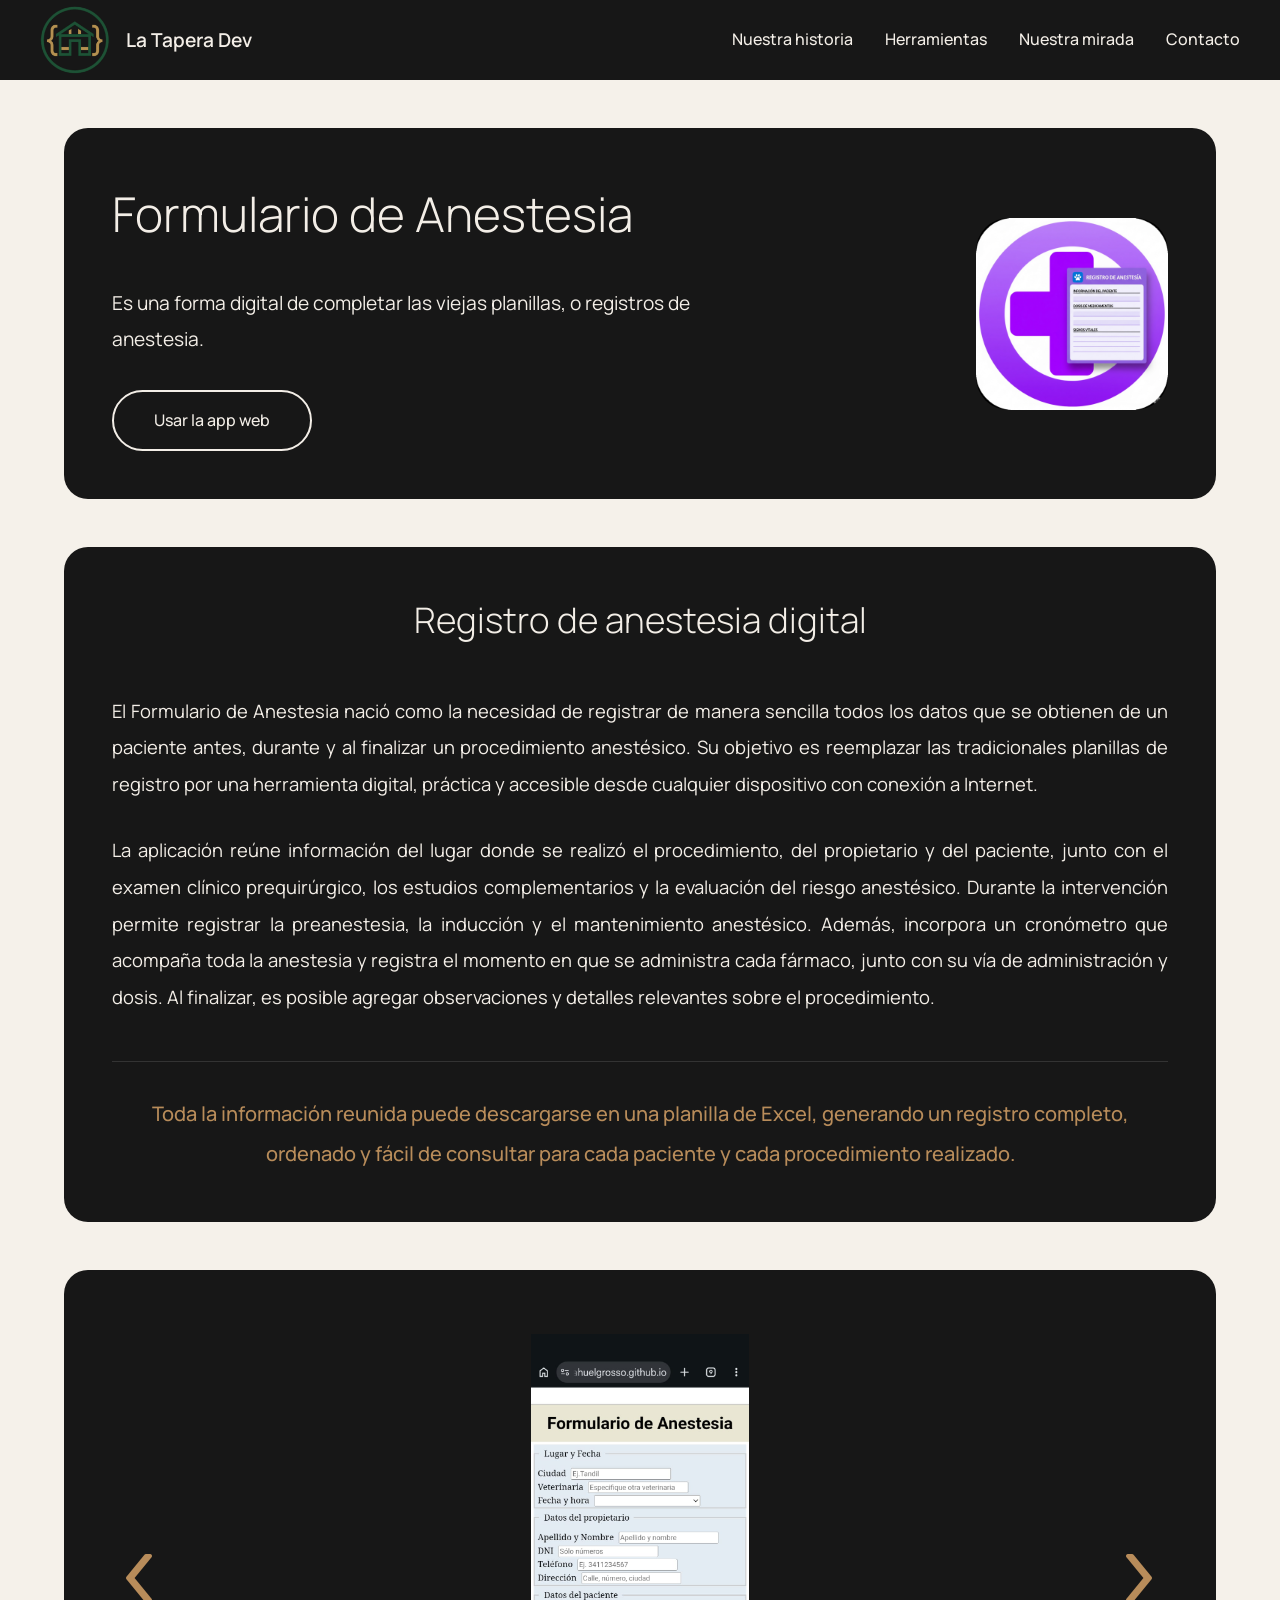
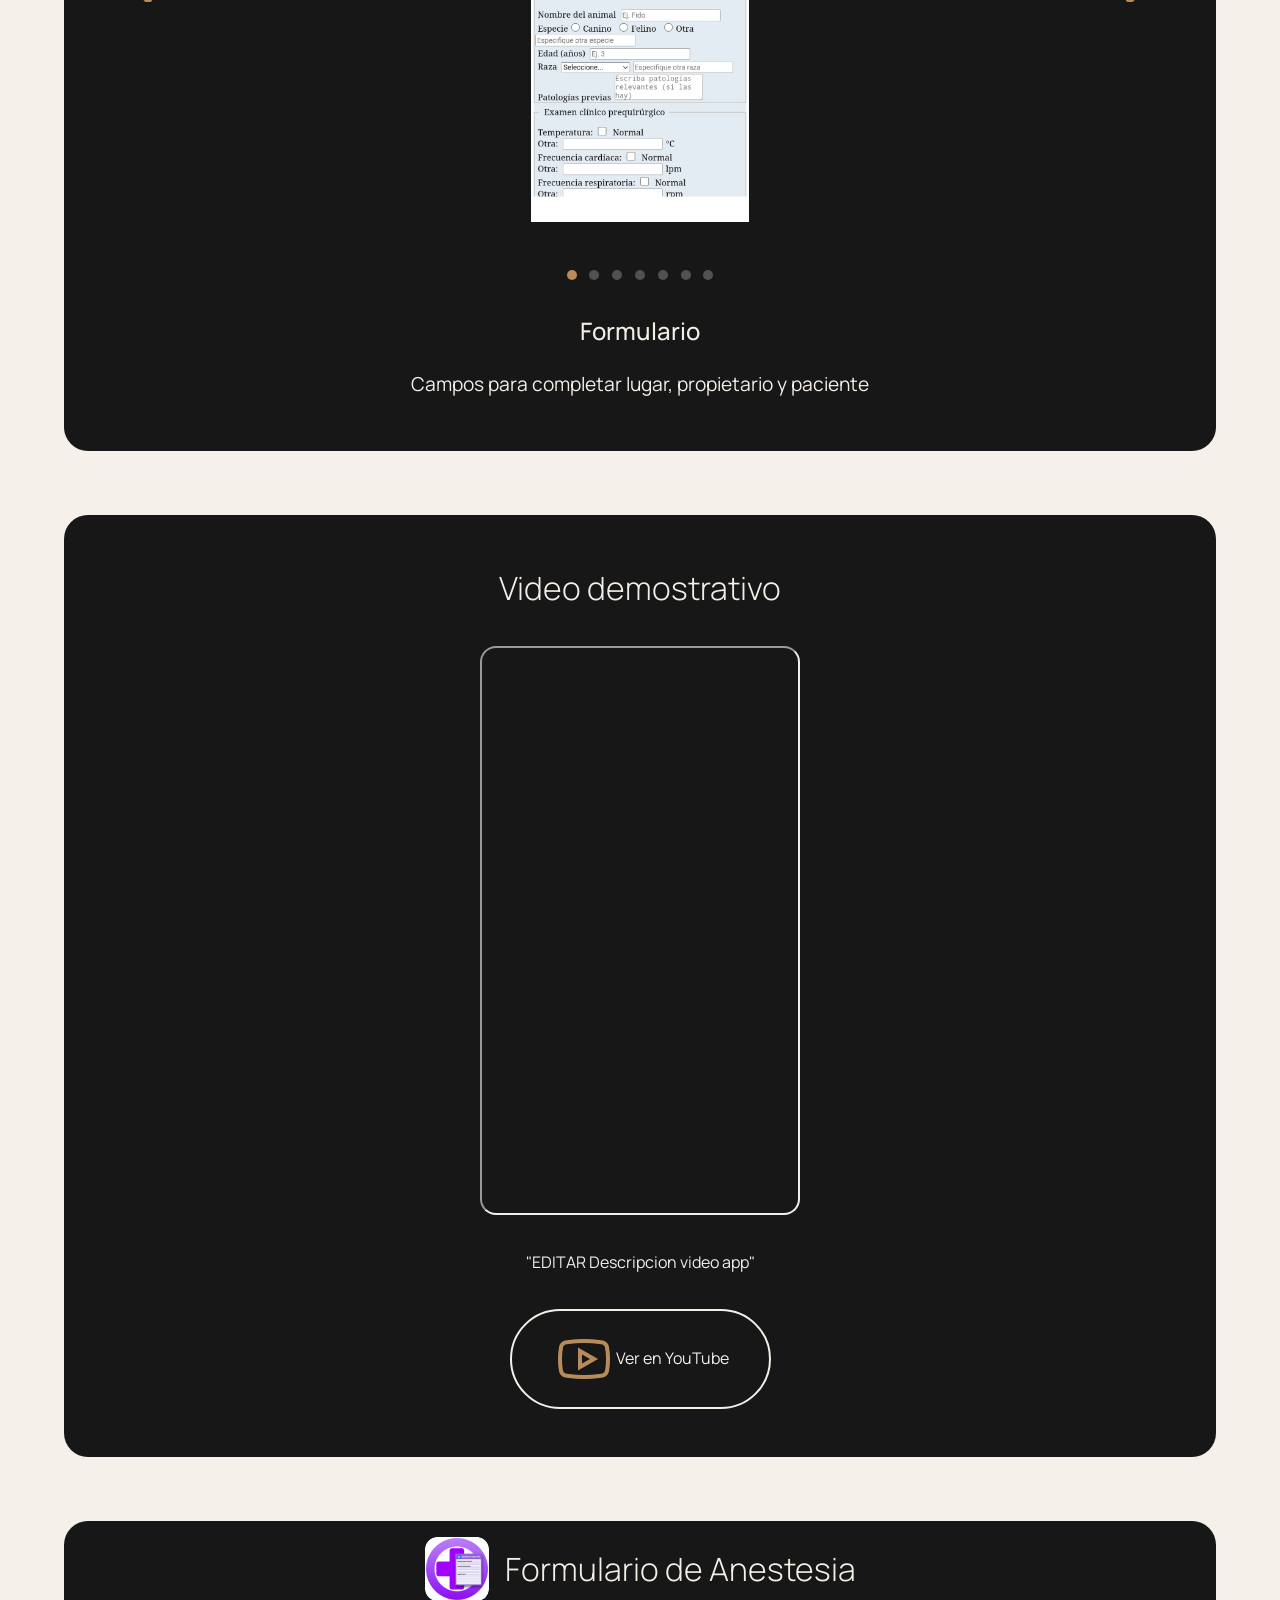
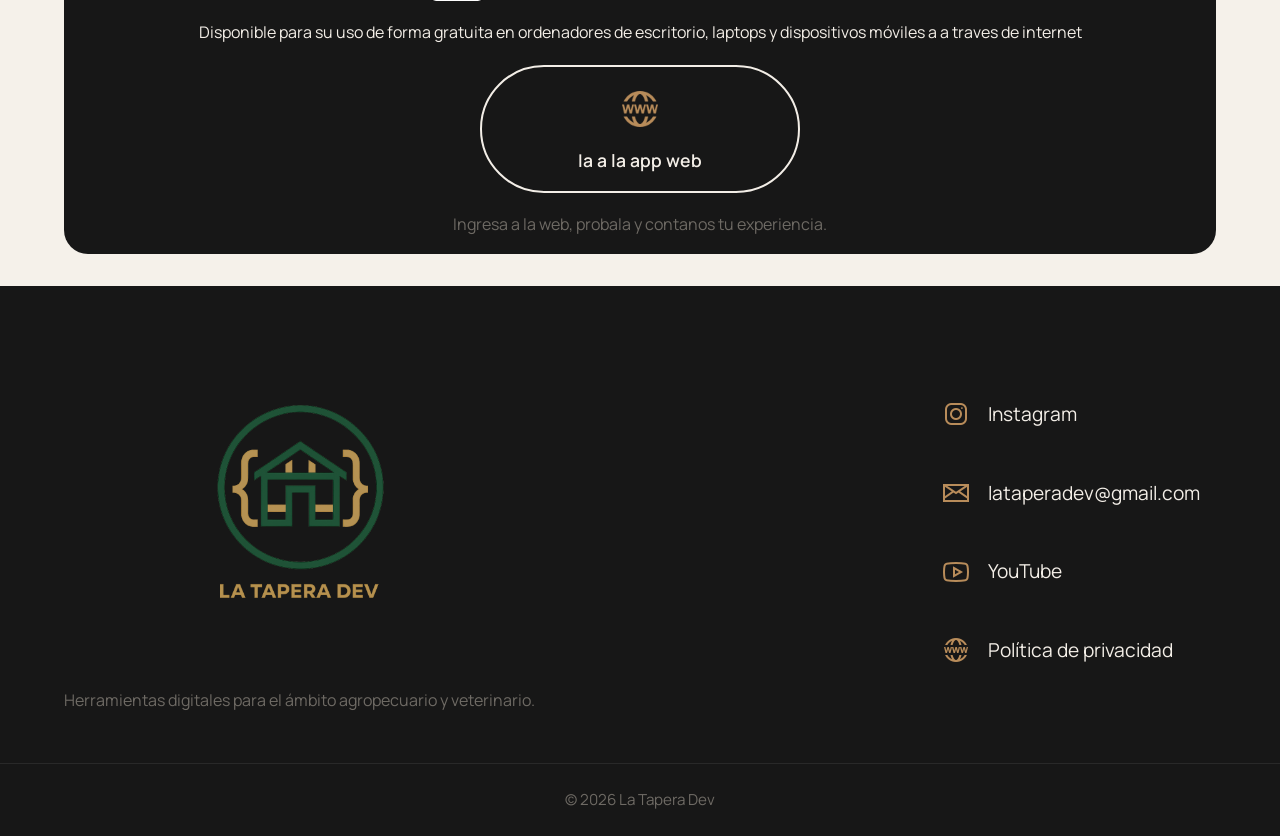
<file: pages/formularioAnestesia.html>
<!DOCTYPE html>
<html lang="es">

<head>

    <meta charset="UTF-8">

    <meta name="viewport" content="width=device-width, initial-scale=1.0">

    <title>La Tapera Dev</title>
    <link rel="icon" href="../ico-LaTapera.png">

    <meta name="description"
        content="Herramientas digitales nacidas de experiencias reales del campo y la veterinaria.">
    <meta name="author" content="Nahuel Grosso">

    <!-- Google Fonts -->

    <link rel="preconnect" href="https://fonts.googleapis.com">
    <link rel="preconnect" href="https://fonts.gstatic.com" crossorigin>
    <link href="https://fonts.googleapis.com/css2?family=Manrope:wght@300;400;500;600;700&display=swap"
        rel="stylesheet">
    <link rel="preconnect" href="https://fonts.gstatic.com" crossorigin>
    <link href="https://fonts.googleapis.com/css2?family=Nunito:ital,wght@0,200..1000;1,200..1000&display=swap"
        rel="stylesheet">

    <!-- CSS -->

    <link rel="stylesheet" href="../css/variables.css">
    <link rel="stylesheet" href="../css/style.css">
    <link rel="stylesheet" href="../css/header.css">
    <link rel="stylesheet" href="../css/nuestramirada.css">
    <link rel="stylesheet" href="../css/pages/toolHero.css">
    <link rel="stylesheet" href="../css/pages/tollDescription.css">
    <link rel="stylesheet" href="../css/pages/toollGallery.css">
    <link rel="stylesheet" href="../css/pages/toolVideo.css">
    <link rel="stylesheet" href="../css/pages/tollDonwnload.css">
    <link rel="stylesheet" href="../css/responsive.css">




</head>

<body>

    <header>

        <div class="container">

            <nav>

                <a href="../index.html" class="logo">

                    <img id="logoImg" src="../images/icons/SolologoTransparente.png" alt="Logo de La Tapera Dev">

                    <div class="logo-text">
                        <span class="logo-title">
                            La Tapera Dev
                        </span>
                    </div>
                </a>
                
                <button class="menu-toggle" aria-label="Abrir menú">

                    <span></span>
                    <span></span>
                    <span></span>

                </button>


                <ul class="nav-menu">


                    <li><a href="../index.html#nuestraHistoria">Nuestra historia</a></li>

                    <li><a href="../index.html#herramientas">Herramientas</a></li>

                    <li><a href="../index.html#nuestraMirada">Nuestra mirada</a></li>

                    <li class="nav-contact">

                        <a href="#" class="contact-button">

                            Contacto

                        </a>

                        <div class="contact-dropdown">

                            <span class="contact-email">

                                ✉️ lataperadev@gmail.com

                            </span>

                            <button class="copy-email nav-button">

                                Copiar correo

                            </button>

                        </div>

                    </li>
                </ul>

            </nav>

        </div>

    </header>

    <main>

        <section id="toolHero">

            <div class="container">

                <div class="toolHero-top">

                    <div class="toolHero-title">

                        <h1>
                            Formulario de Anestesia </h1>

                        <p class="toolHero-description">
                            Es una forma digital de completar las viejas planillas, o registros de anestesia.
                        </p>

                        <a href="https://nahuelgrosso.github.io/Formulario-Anestesia/" class="toolHero-button">

                            Usar la app web
                        </a>

                    </div>

                    <div class="toolHero-logo">

                        <img src="../images/FormularioAnestesia/Icono/img2.png" alt=" icono formulario anestesia">

                    </div>

                </div>

            </div>

        </section>

        <section id="toolDescription">

            <div class="container">

                <h2 class="description-title">
                    Registro de anestesia digital </h2>

                <div class="description-text">

                    <p>
                        El Formulario de Anestesia nació como la necesidad de registrar de manera sencilla todos los
                        datos que se obtienen
                        de un paciente antes, durante y al finalizar un procedimiento anestésico. Su objetivo es
                        reemplazar las
                        tradicionales planillas de registro por una herramienta digital, práctica y accesible desde
                        cualquier dispositivo
                        con conexión a Internet.
                    </p>

                    <p>
                        La aplicación reúne información del lugar donde se realizó el procedimiento, del propietario y
                        del paciente, junto
                        con el examen clínico prequirúrgico, los estudios complementarios y la evaluación del riesgo
                        anestésico. Durante la
                        intervención permite registrar la preanestesia, la inducción y el mantenimiento anestésico.
                        Además, incorpora un
                        cronómetro que acompaña toda la anestesia y registra el momento en que se administra cada
                        fármaco, junto con su vía
                        de administración y dosis. Al finalizar, es posible agregar observaciones y detalles relevantes
                        sobre el
                        procedimiento.
                    </p>

                    <p>
                        Toda la información reunida puede descargarse en una planilla de Excel, generando un registro
                        completo, ordenado y
                        fácil de consultar para cada paciente y cada procedimiento realizado.
                    </p>



                </div>

            </div>

        </section>

        <section id="toolGallery">

            <div class="container">

                <div class="gallery-card">

                    <div class="gallery-header">

                        <button class="gallery-arrow prev">

                            <img src="../images/Flechas/icons8-flecha-left-60.png" alt="">

                        </button>

                        <div class="gallery-image">

                            <img src="../images/FormularioAnestesia/Capturas/Img-1.jpeg" alt="...">

                        </div>

                        <button class="gallery-arrow next">

                            <img src="../images/Flechas/icons8-chevron-right-60.png" alt="">

                        </button>

                    </div>



                    <div class="gallery-indicators"></div>

                    <div class="gallery-description">

                        <h3>

                            Formulario
                        </h3>

                        <p>
                            Campos para completar datos del lugar y el propietario

                        </p>

                    </div>

                </div>

            </div>

        </section>

        <section id="toolVideo">

            <div class="container">

                <div class="video-card">

                    <h2 class="video-title">

                        Video demostrativo

                    </h2>

                    <div class="video-container">

                        <!-- Reemplazar por el iframe de YouTube -->

                        <iframe class="video-placeholder">

                            Video disponible próximamente

                        </iframe>

                    </div>

                    <p class="video-description">

                        "EDITAR Descripcion video app"
                    </p>

                    <div class="ico-links-video">



                        <a href="#" class="video-button">
                            <img src="../icons/icons8-youtube-64.png" alt="">

                            Ver en YouTube

                        </a>
                    </div>

                </div>

            </div>

        </section>

        <section id="toolDownload">

            <section id="toolDownload">

                <div class="container">

                    <div class="download-card">
                        <div class="download-header">
                            <img class="download-icon" src="../images/FormularioAnestesia/Icono/img.png" alt="">

                            <h2 class="download-title">

                                Formulario de Anestesia

                            </h2>
                        </div>

                        <p class="download-text">

                            Disponible para su uso de forma gratuita en ordenadores de escritorio, laptops y dispositivos móviles a a traves de internet

                        </p>

                        <a href="https://nahuelgrosso.github.io/Formulario-Anestesia/" class="google-play-button">

                            <img src="../icons/icons8-website-64.png" alt="Disponible en Google Play">
                            <span>

                                Ia a la app web

                            </span>

                        </a>



                        <p class="download-note">

                            Ingresa a la web, probala y contanos tu experiencia.

                        </p>

                    </div>

                </div>

            </section>

        </section>

    </main>



    <footer>

        <div class="footer-container">

            <div class="footer-brand">

                <img src="../images/icons/LogoLaTaperaTransparente.png" alt="La Tapera Dev" class="footer-logo">



                <p class="footer-description">
                    Herramientas digitales para el ámbito agropecuario y veterinario.
                </p>

            </div>

            <div class="footer-links">
                <div class="ico-links">
                    <img src="../icons/icons8-instagram-32.png" alt="">
                    <a href="https://www.instagram.com/lataperadev?igsh=NHAxY2phbHUycWU0" target="_blank">
                        Instagram
                    </a>
                </div>

                <div class="ico-links">
                    <img src="../icons/icons8-email-32.png" alt="">
                    <a href="mailto:lataperadev@gmail.com">
                        lataperadev@gmail.com
                    </a>
                </div>

                <div class="ico-links">
                    <img src="../icons/icons8-youtube-32.png" alt="">
                    <a href="https://www.youtube.com/channel/UCGZjhDdMWDqNutIA-EqnBFA">
                        YouTube
                    </a>
                </div>

                <div class="ico-links">
                    <img src="../icons/icons8-website-32.png" alt="">
                    <a href="https://nahuelgrosso.github.io/privacy-policies/" target="_blank">
                        Política de privacidad
                    </a>
                </div>

            </div>

        </div>

        <div class="footer-copy">

            <p>
                © 2026 La Tapera Dev
            </p>

        </div>

    </footer>

    <script src="../js/header.js"></script>
    <script src="../js/carruselFormularioAnestesia.js"></script>
</body>
</file>
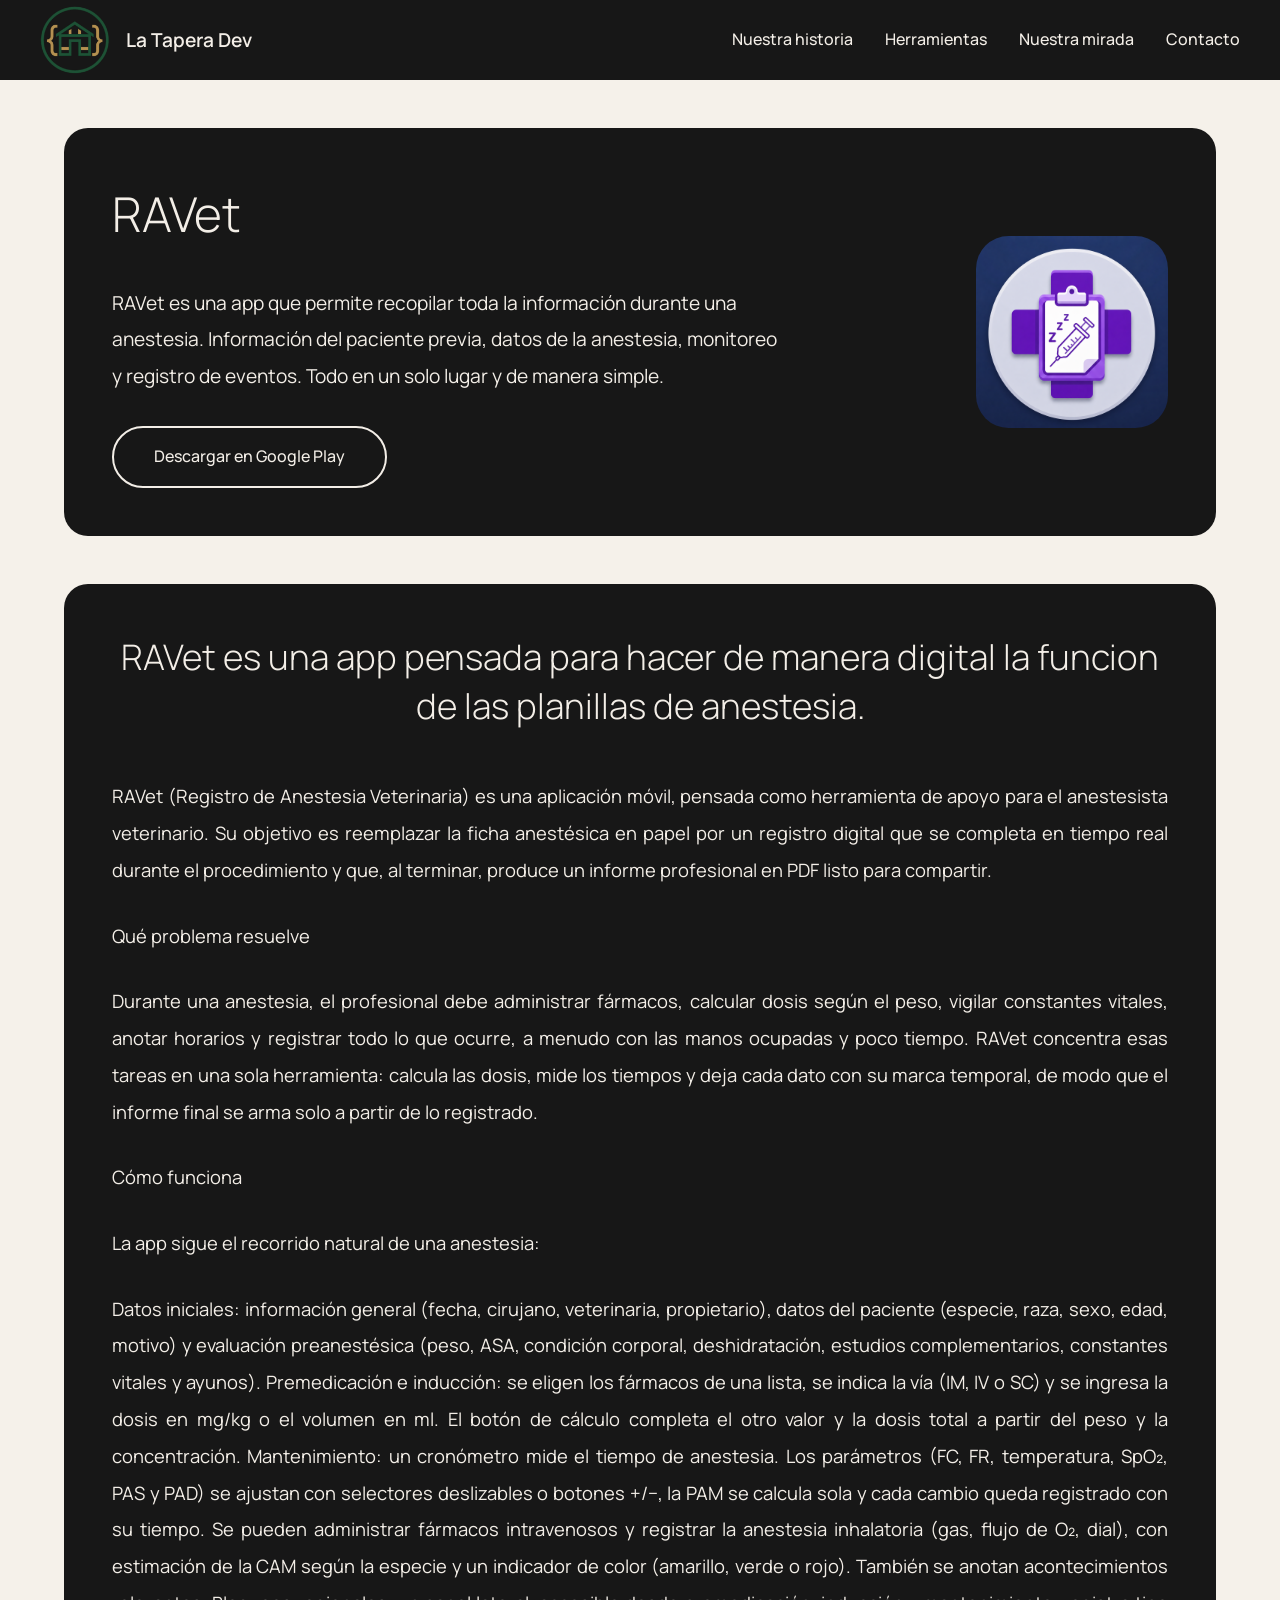
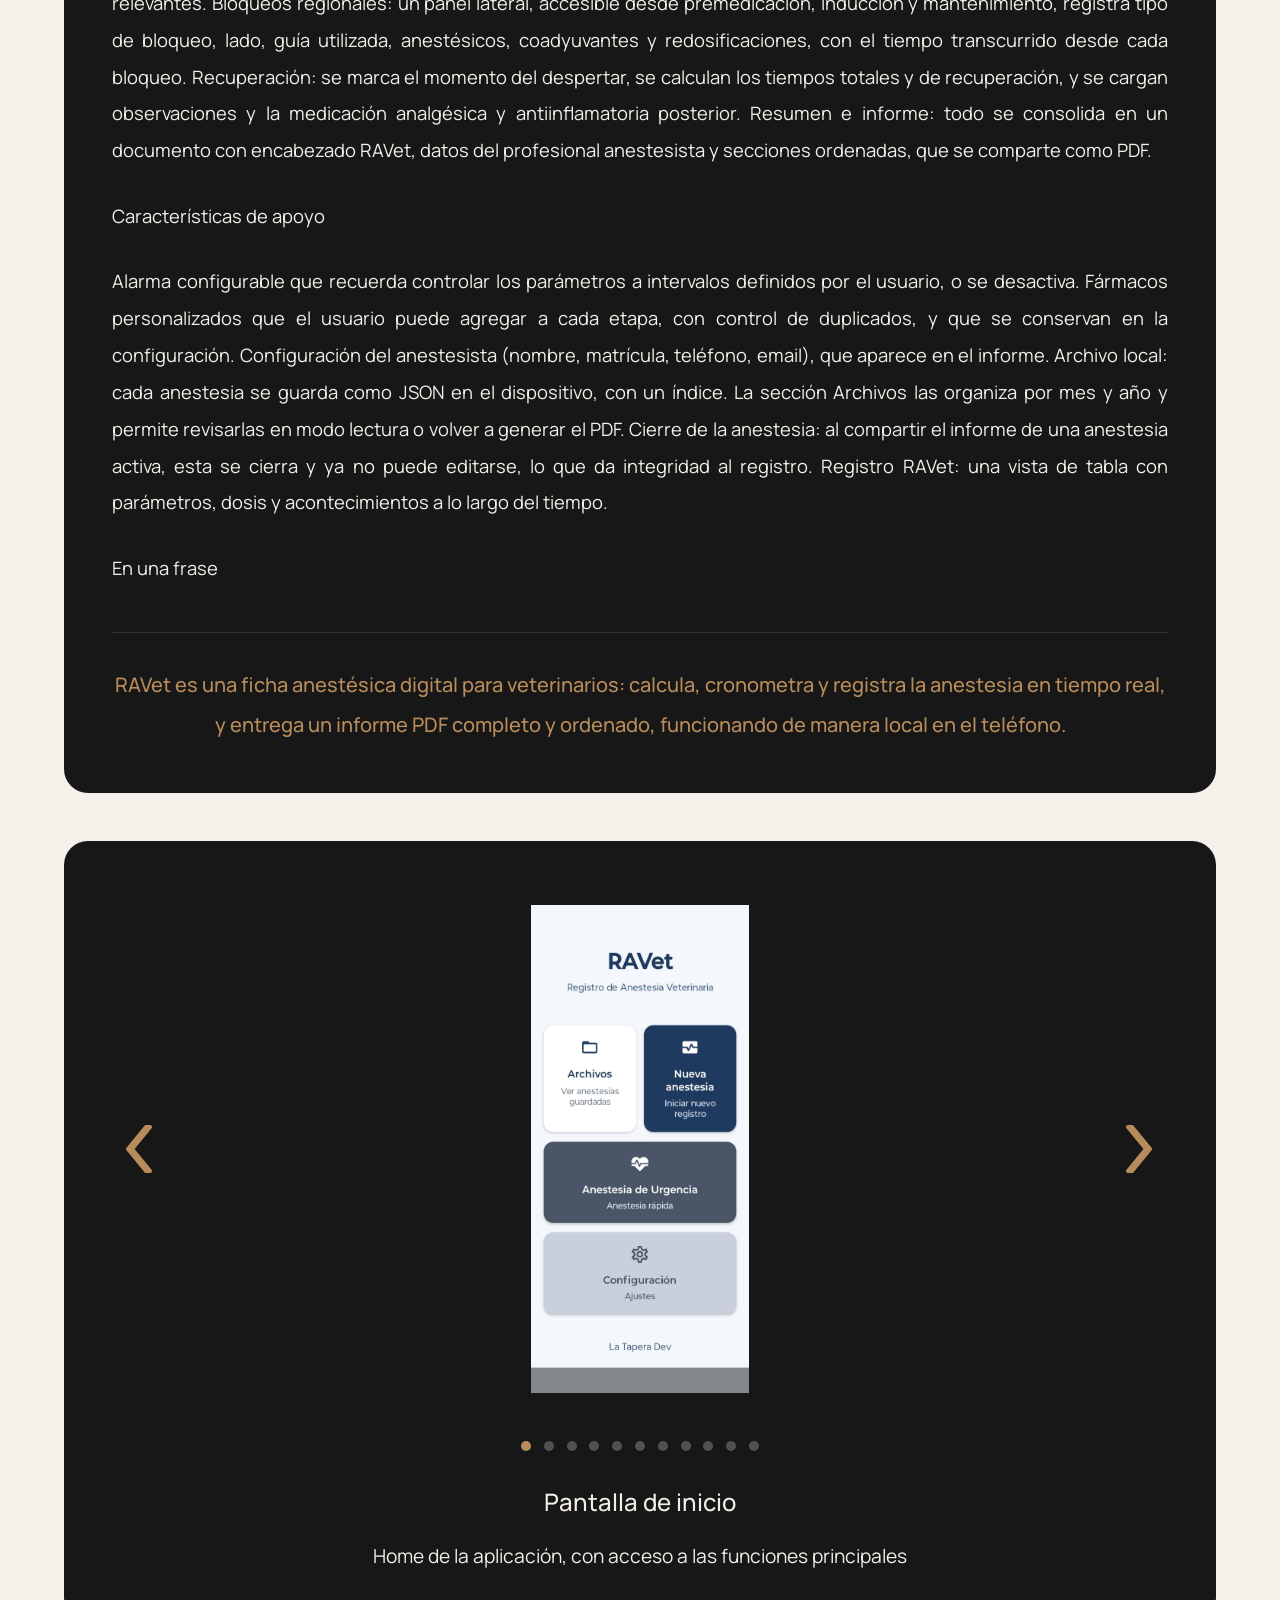
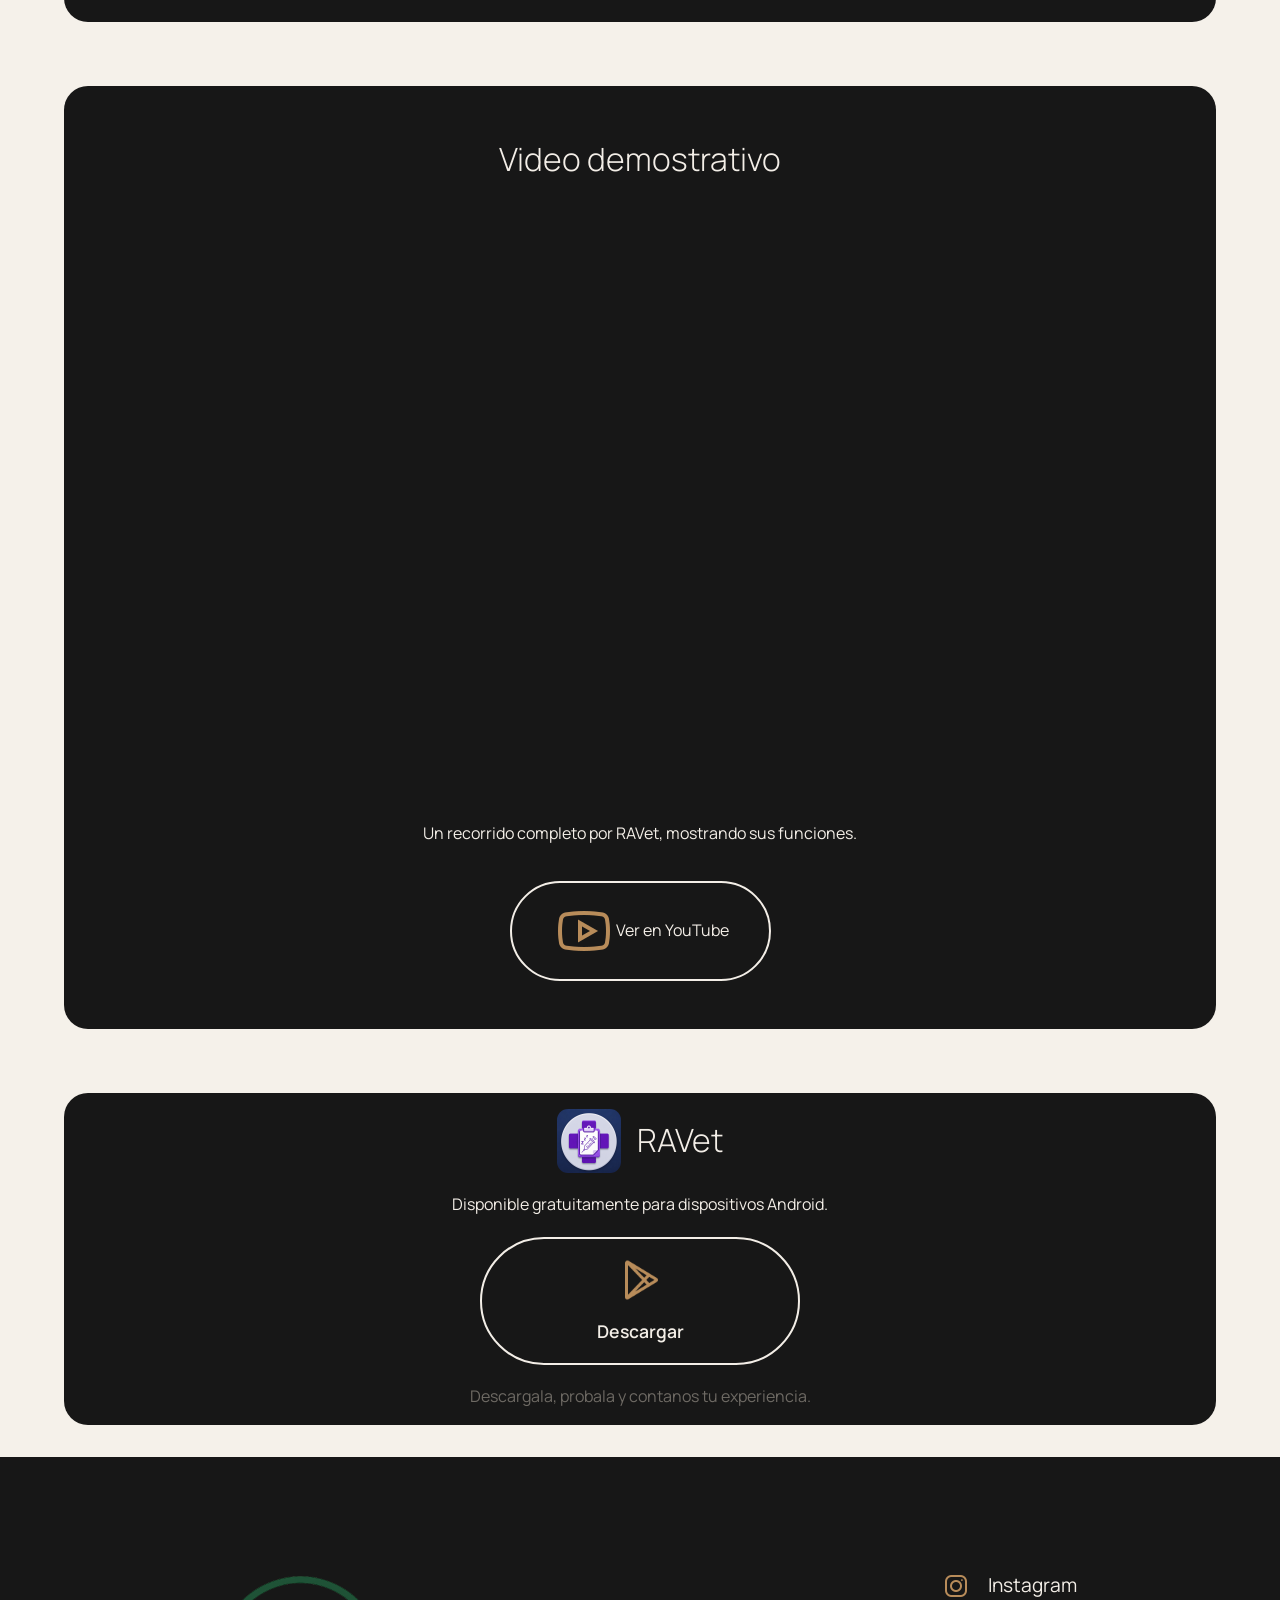
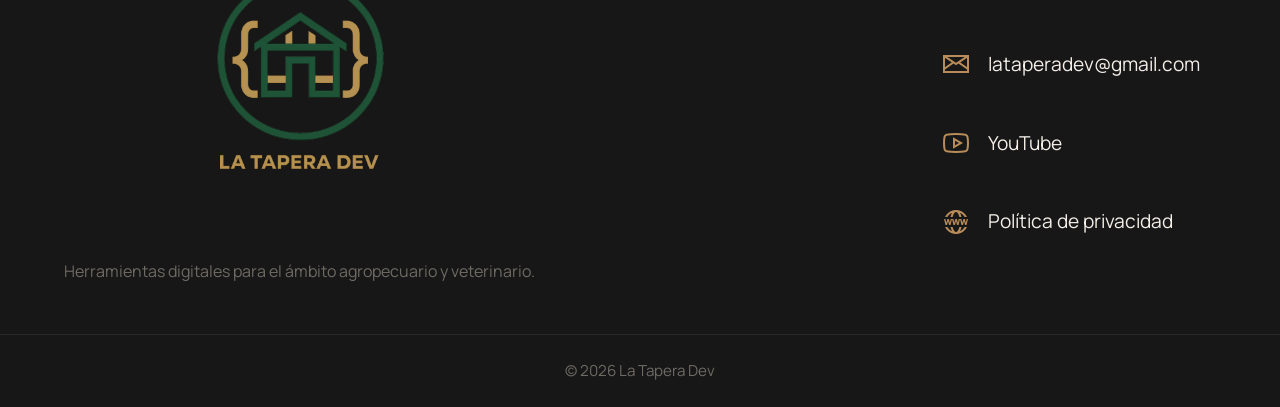
<file: pages/ravet.html>
<!DOCTYPE html>
<html lang="es">

<head>

    <meta charset="UTF-8">

    <meta name="viewport" content="width=device-width, initial-scale=1.0">

    <title>La Tapera Dev</title>
    <link rel="icon" href="../ico-LaTapera.png">

    <meta name="description"
        content="Herramientas digitales nacidas de experiencias reales del campo y la veterinaria.">
    <meta name="author" content="Nahuel Grosso">

    <!-- Google Fonts -->

    <link rel="preconnect" href="https://fonts.googleapis.com">
    <link rel="preconnect" href="https://fonts.gstatic.com" crossorigin>
    <link href="https://fonts.googleapis.com/css2?family=Manrope:wght@300;400;500;600;700&display=swap"
        rel="stylesheet">
    <link rel="preconnect" href="https://fonts.gstatic.com" crossorigin>
    <link href="https://fonts.googleapis.com/css2?family=Nunito:ital,wght@0,200..1000;1,200..1000&display=swap"
        rel="stylesheet">

    <!-- CSS -->

    <link rel="stylesheet" href="../css/variables.css">
    <link rel="stylesheet" href="../css/style.css">
    <link rel="stylesheet" href="../css/header.css">
    <link rel="stylesheet" href="../css/nuestramirada.css">
    <link rel="stylesheet" href="../css/pages/toolHero.css">
    <link rel="stylesheet" href="../css/pages/tollDescription.css">
    <link rel="stylesheet" href="../css/pages/toollGallery.css">
    <link rel="stylesheet" href="../css/pages/toolVideo.css">
    <link rel="stylesheet" href="../css/pages/tollDonwnload.css">
    <link rel="stylesheet" href="../css/responsive.css">





</head>

<body>

    <header>

        <div class="container">

            <nav>

                <a href="../index.html" class="logo">

                    <img id="logoImg" src="../images/icons/SolologoTransparente.png" alt="Logo de La Tapera Dev">

                    <div class="logo-text">
                        <span class="logo-title">
                            La Tapera Dev
                        </span>
                    </div>
                </a>

                <button class="menu-toggle" aria-label="Abrir menú">

                    <span></span>
                    <span></span>
                    <span></span>

                </button>


                <ul class="nav-menu">


                    <li><a href="../index.html#nuestraHistoria">Nuestra historia</a></li>

                    <li><a href="../index.html#herramientas">Herramientas</a></li>

                    <li><a href="../index.html#nuestraMirada">Nuestra mirada</a></li>

                    <li class="nav-contact">

                        <a href="#" class="contact-button">

                            Contacto

                        </a>

                        <div class="contact-dropdown">

                            <span class="contact-email">

                                ✉️ lataperadev@gmail.com

                            </span>

                            <button class="copy-email nav-button">

                                Copiar correo

                            </button>

                        </div>

                    </li>
                </ul>

            </nav>

        </div>

    </header>

    <main>

        <section id="toolHero">

            <div class="container">

                <div class="toolHero-top">

                    <div class="toolHero-title">

                        <h1>
                            RAVet
                        </h1>

                        <p class="toolHero-description">

                            RAVet es una app que permite recopilar toda la información durante una anestesia.
                            Información del paciente previa, datos de la anestesia, monitoreo y registro de eventos.
                            Todo en un solo lugar y de manera simple.

                        </p>

                        <a href="" class="toolHero-button">

                            Descargar en Google Play

                        </a>

                    </div>

                    <div class="toolHero-logo">

                        <img src="../images/ravet/Icono/RAVet-Icon.png" alt="Icono de RAVet">

                    </div>

                </div>

            </div>

        </section>

        <section id="toolDescription">

            <div class="container">

                <h2 class="description-title">
                    RAVet es una app pensada para hacer de manera digital la funcion de las planillas de anestesia.
                </h2>

                <div class="description-text">

                    <p>
                        RAVet (Registro de Anestesia Veterinaria) es una aplicación móvil, pensada como herramienta de
                        apoyo para el anestesista
                        veterinario. Su objetivo es reemplazar la ficha anestésica en papel por un registro digital que
                        se completa en tiempo
                        real durante el procedimiento y que, al terminar, produce un informe profesional en PDF listo
                        para compartir.
                    </p>

                    <p>
                        Qué problema resuelve
                    </p>

                    <p>
                        Durante una anestesia, el profesional debe administrar fármacos, calcular dosis según el peso,
                        vigilar constantes
                        vitales, anotar horarios y registrar todo lo que ocurre, a menudo con las manos ocupadas y poco
                        tiempo. RAVet concentra
                        esas tareas en una sola herramienta: calcula las dosis, mide los tiempos y deja cada dato con su
                        marca temporal, de modo
                        que el informe final se arma solo a partir de lo registrado.
                    </p>

                    <p>
                        Cómo funciona
                    </p>

                    <p>
                        La app sigue el recorrido natural de una anestesia:

                    </p>

                    <p>
                        Datos iniciales: información general (fecha, cirujano, veterinaria, propietario), datos del
                        paciente (especie, raza,
                        sexo, edad, motivo) y evaluación preanestésica (peso, ASA, condición corporal, deshidratación,
                        estudios complementarios,
                        constantes vitales y ayunos).
                        Premedicación e inducción: se eligen los fármacos de una lista, se indica la vía (IM, IV o SC) y
                        se ingresa la dosis en
                        mg/kg o el volumen en ml. El botón de cálculo completa el otro valor y la dosis total a partir
                        del peso y la
                        concentración.
                        Mantenimiento: un cronómetro mide el tiempo de anestesia. Los parámetros (FC, FR, temperatura,
                        SpO₂, PAS y PAD) se
                        ajustan con selectores deslizables o botones +/−, la PAM se calcula sola y cada cambio queda
                        registrado con su tiempo.
                        Se pueden administrar fármacos intravenosos y registrar la anestesia inhalatoria (gas, flujo de
                        O₂, dial), con
                        estimación de la CAM según la especie y un indicador de color (amarillo, verde o rojo). También
                        se anotan
                        acontecimientos relevantes.
                        Bloqueos regionales: un panel lateral, accesible desde premedicación, inducción y mantenimiento,
                        registra tipo de
                        bloqueo, lado, guía utilizada, anestésicos, coadyuvantes y redosificaciones, con el tiempo
                        transcurrido desde cada
                        bloqueo.
                        Recuperación: se marca el momento del despertar, se calculan los tiempos totales y de
                        recuperación, y se cargan
                        observaciones y la medicación analgésica y antiinflamatoria posterior.
                        Resumen e informe: todo se consolida en un documento con encabezado RAVet, datos del profesional
                        anestesista y secciones
                        ordenadas, que se comparte como PDF.
                    </p>

                    <p>
                        Características de apoyo

                    </p>

                    <p>
                        Alarma configurable que recuerda controlar los parámetros a intervalos definidos por el usuario, o se desactiva.
                        Fármacos personalizados que el usuario puede agregar a cada etapa, con control de duplicados, y que se conservan en la
                        configuración.
                        Configuración del anestesista (nombre, matrícula, teléfono, email), que aparece en el informe.
                        Archivo local: cada anestesia se guarda como JSON en el dispositivo, con un índice. La sección Archivos las organiza por
                        mes y año y permite revisarlas en modo lectura o volver a generar el PDF.
                        Cierre de la anestesia: al compartir el informe de una anestesia activa, esta se cierra y ya no puede editarse, lo que
                        da integridad al registro.
                        Registro RAVet: una vista de tabla con parámetros, dosis y acontecimientos a lo largo del tiempo.
                    </p>

                    <p>
                        En una frase
                    </p>

                    <p>
                        RAVet es una ficha anestésica digital para veterinarios: calcula, cronometra y registra la anestesia en tiempo real, y
                        entrega un informe PDF completo y ordenado, funcionando de manera local en el teléfono.
                    </p>

                </div>

            </div>

        </section>

        <section id="toolGallery">

            <div class="container">

                <div class="gallery-card">

                    <div class="gallery-header">

                        <button class="gallery-arrow prev">

                            <img src="../images/Flechas/icons8-flecha-left-60.png" alt="">

                        </button>

                        <div class="gallery-image">

                            <img src="../images/ravet/Capturas/RAVet-Captura-01.jpeg"
                                alt="Pantalla principal de RAVet">

                        </div>

                        <button class="gallery-arrow next">

                            <img src="../images/Flechas/icons8-chevron-right-60.png" alt="">

                        </button>

                    </div>



                    <div class="gallery-indicators"></div>

                    <div class="gallery-description">

                        <h3>

                          

                        </h3>

                        <p>

                           

                        </p>

                    </div>

                </div>

            </div>

        </section>

        <section id="toolVideo">

            <div class="container">

                <div class="video-card">

                    <h2 class="video-title">

                        Video demostrativo

                    </h2>

                    <div class="video-container">

                        <iframe class="video-placeholder"
                            src="https://www.youtube.com/embed/7CIDnqj2K98?si=hKlYMDVLTjbTubuI"
                            title="YouTube video player" frameborder="0"
                            allow="accelerometer; autoplay; clipboard-write; encrypted-media; gyroscope; picture-in-picture; web-share"
                            referrerpolicy="strict-origin-when-cross-origin" allowfullscreen></iframe>

                    </div>

                    <p class="video-description">

                        Un recorrido completo por RAVet, mostrando sus funciones.

                    </p>

                    <div class="ico-links-video">



                        <a href="https://youtu.be/7CIDnqj2K98" class="video-button">
                            <img src="../icons/icons8-youtube-64.png" alt="">

                            Ver en YouTube

                        </a>
                    </div>

                </div>

            </div>

        </section>

        <section id="toolDownload">

            <section id="toolDownload">

                <div class="container">

                    <div class="download-card">
                        <div class="download-header">

                            <img class="download-icon" src="../images/ravet/Icono/RAVet-Icon.png"
                                alt="Icono RAVet">

                            <h2 class="download-title">

                                RAVet

                            </h2>
                        </div>

                        <p class="download-text">

                            Disponible gratuitamente para dispositivos Android.

                        </p>

                        <a href="https://play.google.com/store/apps/details?id=com.descongelapp"
                            class="google-play-button">

                            <img src="../icons/icons8-google-play-64.png" alt="Disponible en Google Play">
                            <span>

                                Descargar

                            </span>

                        </a>



                        <p class="download-note">

                            Descargala, probala y contanos tu experiencia.

                        </p>

                    </div>

                </div>

            </section>

        </section>

    </main>



    <footer>

        <div class="footer-container">

            <div class="footer-brand">

                <img src="../images/icons/LogoLaTaperaTransparente.png" alt="La Tapera Dev" class="footer-logo">



                <p class="footer-description">
                    Herramientas digitales para el ámbito agropecuario y veterinario.
                </p>

            </div>

            <div class="footer-links">
                <div class="ico-links">
                    <img src="../icons/icons8-instagram-32.png" alt="">
                    <a href="https://www.instagram.com/lataperadev?igsh=NHAxY2phbHUycWU0" target="_blank">
                        Instagram
                    </a>
                </div>

                <div class="ico-links">
                    <img src="../icons/icons8-email-32.png" alt="">
                    <a href="mailto:lataperadev@gmail.com">
                        lataperadev@gmail.com
                    </a>
                </div>

                <div class="ico-links">
                    <img src="../icons/icons8-youtube-32.png" alt="">
                    <a href="https://www.youtube.com/channel/UCGZjhDdMWDqNutIA-EqnBFA">
                        YouTube
                    </a>
                </div>

                <div class="ico-links">
                    <img src="../icons/icons8-website-32.png" alt="">
                    <a href="https://nahuelgrosso.github.io/privacy-policies/" target="_blank">
                        Política de privacidad
                    </a>
                </div>

            </div>

        </div>

        <div class="footer-copy">

            <p>
                © 2026 La Tapera Dev
            </p>

        </div>

    </footer>

    <script src="../js/header.js"></script>
    <script src="../js/carruselRAVet.js"></script>
</body>
</file>
<file: css/variables.css>
/* ==========================================
   LA TAPERA DEV - DESIGN SYSTEM
   Variables globales del proyecto
========================================== */

:root {

   /* ======================================
       COLORES
    ====================================== */

   /* Fondo principal de la web */
   --color-background: #F5F1EA;

   /* Fondo alternativo para secciones */
   --color-background-alt: #ECE6DD;

   /* Fondo del Header */
   --color-header: #171717;

   /* Superficies (cards, formularios, etc.) */
   --color-surface: #FFFFFF;

   /* Color principal de la marca */
   --color-primary: #4F6F64;
   --color-primary-light: #7F9B90;

   /* Color de acento */
   --color-accent: #B88C5A;

   /* ======================================
       TEXTO
    ====================================== */

   /* Texto sobre fondos claros */
   --color-text: #2E2E2E;

   /* Texto secundario */
   --color-text-secondary: #6E6A64;

   /* Texto sobre fondos oscuros */
   --color-text-light: #F3EEE7;

   /* ======================================
       BORDES Y DIVISORES
    ====================================== */

   /* Bordes de cards y elementos */
   --color-border: rgba(0, 0, 0, .08);

   /* Líneas divisorias suaves */
   --color-divider: rgba(0, 0, 0, .05);

   /* ======================================
       COLORES AUXILIARES
    ====================================== */

   --color-white: #FFFFFF;
   --color-black: #000000;

   --color-success: #4CAF50;
   --color-error: #D9534F;


   /* ======================================
       TIPOGRAFÍA
    ====================================== */

   --font-family: "Manrope", sans-serif;

   --font-light: 300;
   --font-regular: 400;
   --font-medium: 500;
   --font-semibold: 600;
   --font-bold: 700;


   /* ======================================
       TAMAÑOS DE TEXTO
    ====================================== */

   --text-xs: .85rem;
   --text-sm: 1rem;
   --text-md: 1.2rem;
   --text-lg: 2rem;
   --text-xl: 3rem;
   --text-hero: 4.5rem;


   /* ======================================
       ESPACIADOS
    ====================================== */

   --space-1: .5rem;
   --space-2: 1rem;
   --space-3: 1.5rem;
   --space-4: 2rem;
   --space-5: 3rem;
   --space-6: 5rem;
   --space-7: 7rem;
   --space-8: 10rem;


   /* ======================================
       BORDES
    ====================================== */

   --radius-small: 12px;
   --radius-medium: 18px;
   --radius-large: 24px;


   /* ======================================
       SOMBRAS
    ====================================== */

   --shadow-soft: 0 8px 24px rgba(0, 0, 0, .08);


   /* ======================================
       TRANSICIONES
    ====================================== */

   --transition: all .3s ease;


   /* ======================================
       LAYOUT
    ====================================== */

   --container-width: 1200px;

   --header-height: 80px;

}
</file>
<file: css/style.css>
/* ==========================================
   RESET
========================================== */

* {
    margin: 0;
    padding: 0;
    box-sizing: border-box;
}


/* ==========================================
   DOCUMENTO
========================================== */

html {
    scroll-behavior: smooth;
}


/* ==========================================
   BODY
========================================== */

body {

    font-family: var(--font-family);

    background: var(--color-background);

    color: var(--color-text);

    line-height: 1.6;

    min-height: 100vh;

    overflow-x: hidden;

}


/* ==========================================
   CONTENEDOR PRINCIPAL
========================================== */

.container {

    width: min(var(--container-width), 98%);

    margin: auto;

}


/* ==========================================
   SECCIONES
========================================== */

section {

    padding: var(--space-7) 0;

}


/* ==========================================
   IMÁGENES
========================================== */

img {

    display: block;

    max-width: 100%;

}


/* ==========================================
   ENLACES
========================================== */

a {

    color: inherit;

    text-decoration: none;

    transition: var(--transition);

}


/* ==========================================
   LISTAS
========================================== */

ul,
ol {

    list-style: none;

}


/* ==========================================
   BOTONES
========================================== */

button {

    font: inherit;

    border: none;

    background: none;

    cursor: pointer;

}


/* ==========================================
   FORMULARIOS
========================================== */

input,
textarea,
select,
button {

    font: inherit;

}
</file>
<file: css/header.css>
/* ==========================================
   LA TAPERA DEV
   Archivo: header.css
   Descripción:
   Header y navegación principal.
========================================== */


/* ==========================================
   HEADER
========================================== */

header {

    position: fixed;

    top: 0;

    left: 0;

    width: 100%;

    height: var(--header-height);

    display: flex;

    align-items: center;

    z-index: 1000;

    background: var(--color-header);

    transition: var(--transition);

}


/* ==========================================
   NAVBAR
========================================== */

nav {

    display: flex;

    justify-content: space-between;

    align-items: center;

    height: var(--header-height);

}


/* ==========================================
   LOGO
========================================== */

.logo {

    display: flex;

    align-items: center;

    gap: var(--space-2);

    font-size: 1.2rem;

    font-weight: var(--font-semibold);

    color: var(--color-text-light);

}

/* ==========================================
   IMAGEN
========================================== */

.logo img {

    width: 70px;

    height: auto;

    border-radius: 50%;

}


/* ==========================================
   MENÚ
========================================== */

nav ul {

    display: flex;

    align-items: center;

    gap: var(--space-4);

}

nav ul li {}

nav ul li a {

    position: relative;

    font-weight: var(--font-medium);

    transition: var(--transition);

    color: var(--color-text-light);

}

nav ul li a::after {

    content: "";

    position: absolute;

    left: 0;

    bottom: -6px;

    width: 0;

    height: 2px;

    background: var(--color-accent);

    transition: var(--transition);

}

nav ul li a:hover::after {

    width: 100%;

}




/*---DESPLEGABLE---*/
.contact-dropdown {

    position: absolute;

    top: calc(100% + 1rem);

    right: 0;

    display: none;

    flex-direction: column;

    align-items: center;

    gap: 1rem;

    min-width: 280px;

    padding: 1.5rem;

    background: var(--color-header);

    border-radius: var(--radius-medium);

    box-shadow: 0 15px 40px rgba(0, 0, 0, .25);

    z-index: 1000;

}

.contact-dropdown.active {

    display: flex;

}

.contact-email {

    color: var(--color-text-light);

    font-size: .95rem;

    text-align: center;

}

.contact-dropdown.active {

    display: flex;

} 

.nav-contact {

    position: relative;

}

.nav-button {

    width: 90%;

    display: inline-flex;

    justify-content: center;

    align-items: center;

    padding: 1rem 2.5rem;

    border: 2px solid var(--color-text-light);

    border-radius: 999px;

    background: transparent;

    color: var(--color-text-light);

    font-size: 1rem;

    font-weight: var(--font-medium);

    letter-spacing: .02em;

    transition: var(--transition);


}

.nav-button:hover {

    background: var(--color-text-light);

    color: var(--color-header);

}

/* ==========================================
   MENÚ HAMBURGUESA
========================================== */

.menu-toggle {

    display: none;

    flex-direction: column;

    justify-content: center;

    align-items: center;

    gap: 6px;

    background: none;

    border: none;

    cursor: pointer;

    padding: .5rem;

}

.menu-toggle span {

    width: 28px;

    height: 3px;

    background: var(--color-text-light);

    border-radius: 10px;

    transition: var(--transition);

}
</file>
<file: css/hero.css>
/* ==========================================
   HERO
========================================== */

#hero {

    position: relative;

    height: 100vh;

    display: flex;

    align-items: center;

    background-image: url("../images/HeroLaTaperadev.png");

    background-size: cover;

    background-position: center;

    overflow: hidden;

    padding: 0 0 1.5rem 0;

    transition: min-height .15s linear;


}

.hero-overlay {

    position: absolute;

    inset: 0;

    background: rgba(0, 0, 0, .35);

}

.hero-content {

    position: relative;

    height: 90vh;

}

.hero-top {

    position: absolute;

    top: 8rem;

    left: 0;

}

.hero-bottom-text {

    position: absolute;

    right: 0;

    bottom: 10rem;

    max-width: 520px;

    text-align: right;

}

.hero-bottom-text h2 {

    font-size: 3rem;

    font-weight: var(--font-light);

    color: var(--color-text-light);

    max-width: 650px;

}

.hero-action {

    position: absolute;

    left: 50%;

    bottom: 0rem;

    margin-bottom: 1.5rem;

    transform: translateX(-50%);

}

.hero-top h1,
.hero-bottom-text h2 {

    font-size: 3rem;

    font-weight: 300;

    color: var(--color-text-light);

    line-height: 1.15;

}

.hero-button {

    display: inline-flex;

    justify-content: center;

    align-items: center;

    padding: 1rem 2.5rem;

    border: 2px solid var(--color-text-light);

    border-radius: 999px;

    background: transparent;

    color: var(--color-text-light);

    font-size: 1rem;

    font-weight: var(--font-medium);

    letter-spacing: .02em;

    transition: var(--transition);

}

.hero-button:hover {

    background: var(--color-text-light);

    color: var(--color-header);

}
</file>
<file: css/historia.css>
/* ==========================================
   NUESTRA HISTORIA
========================================== */

#nuestraHistoria {

    padding: 2rem 0;

    scroll-margin-top: 15rem;

}


/* ==========================================
   CONTENEDOR
========================================== */

#nuestraHistoria .container {

    width: 90%;

    max-width: none;

    flex-direction: column;

    align-items: center;

    gap: 5rem;

}


/* ==========================================
   STORY CHAPTER
========================================== */

.story-chapter {

    width: 100%;

    display: flex;

    justify-content: space-between;

    align-items: center;

    gap: 4rem;

    padding: 2rem;

    background: var(--color-header);

    border-radius: var(--radius-large);

    overflow: hidden;

    margin-block: .2rem;

}


/* Alternar imagen/texto */

.story-chapter:nth-child(even) {

    flex-direction: row-reverse;

}


/* ==========================================
   TEXTO
========================================== */

.story-content {

    width: 60%;

    display: flex;

    flex-direction: column;

    gap: 1.5rem;

}


.story-number {

    font-size: .9rem;

    color: var(--color-accent);

    letter-spacing: .2rem;

    font-weight: var(--font-semibold);

}


.story-title {

    font-size: 2.8rem;

    font-weight: var(--font-light);

    color: var(--color-text-light);

}


.story-text {

    font-size: 1.25rem;

    line-height: 1.9;

    color: var(--color-text-light);

    text-align: justify;

}


/* ==========================================
   IMAGEN
========================================== */

.story-image {

    width: 40%;

    aspect-ratio: 4 / 3;

    overflow: hidden;

    border-radius: var(--radius-medium);

}

.story-image img {

    width: 100%;

    height: 100%;

    object-fit: cover;

    display: block;

}

/* Placeholder */
/*
.story-image::before {

   content: "Ilustración";

    color: rgba(255, 255, 255, .35);

    font-size: 1rem;

    letter-spacing: .08rem;

} */


/* ==========================================
   HOVER
========================================== */

.story-chapter {

    transition:
        transform .35s ease,
        box-shadow .35s ease;
}

.story-chapter:hover {

    transform: scale(1.02);
}
</file>
<file: css/herramientas.css>
/* ==========================================
   HERRAMIENTAS
========================================== */

#herramientas {

    max-width: 100%;

    padding: 2rem 0;

    /* scroll-margin-top: 15rem;*/

}

.herramienta-principal {

    width: 100%;

    margin: 0.5rem 0rem;

}

.herramientas-secundarias {

    display: flex;

    gap: 2rem;

    margin: 0.5rem 0rem;
}

.herramientas-secundarias .cardHerramientas {

    flex: 1;

}

/* ==========================================
   CONTENEDOR
========================================== */

#herramientas .container {

    width: 90%;

    max-width: none;

    flex-direction: column;

    align-items: center;

    gap: 2rem;

}

.cardHerramientas {

    width: 100%;

    display: flex;

    flex-direction: column;

    gap: 2rem;

    padding: 2.5rem;

    margin-top: 0.75rem;

    background: var(--color-header);

    border-radius: var(--radius-large);

}

.card-top {

    display: flex;

    justify-content: space-between;

    align-items: flex-start;

}

.card-header {

    display: flex;

    flex-direction: column;

    gap: .8rem;

}

.card-img {

    width: 7rem;

    height: 7rem;

    object-fit: contain;

    border-radius: 19%;

}

.estado {
    color: var(--color-accent);

    letter-spacing: .2rem;

    font-weight: var(--font-semibold);
}

.card-nombre {
    font-size: 1.8rem;

    font-weight: var(--font-light);

    color: var(--color-text-light);
}


.card-text {
    font-size: 1.15rem;

    line-height: 1.9;

    color: var(--color-text-light);
}

.card-body {

    padding: 2rem 0;

    border-top: 1px solid rgba(255, 255, 255, .08);

    border-bottom: 1px solid rgba(255, 255, 255, .08);

}

.card-footer {

    display: flex;

    gap: 1rem;

}

.card-button {
    
    width: 50%;

    display: inline-flex;

    justify-content: center;

    align-items: center;

    padding: 1rem 2.5rem;

    border: 2px solid var(--color-text-light);

    border-radius: 999px;

    background: transparent;

    color: var(--color-text-light);

    font-size: 1rem;

    font-weight: var(--font-medium);

    letter-spacing: .02em;

    transition: var(--transition);


}

.card-button:hover {

    background: var(--color-text-light);

    color: var(--color-header);

}

.card-footer {

    display: flex;

    justify-content: space-around;

    gap: 1rem;

    margin-top: 2rem;

}
</file>
<file: css/nuestramirada.css>
/* ==========================================
   NUESTRA MIRADA
========================================== */

#nuestraMirada {

    padding: 10rem 0;

    background: var(--color-background);

}


/* ==========================================
   CONTENEDOR
========================================== */

#nuestraMirada .container {

    width: 90%;

    max-width: 70rem;

    margin: 0 auto;

    display: flex;

    flex-direction: column;

    align-items: center;

    text-align: center;

}

/* ==========================================
   CONTENIDO
========================================== */

.mirada-content {

    display: flex;

    flex-direction: column;

    gap: 4rem;

}



/* ==========================================
   PREGUNTA
========================================== */

.mirada-question {

    font-family: "Nunito", sans-serif;

    font-size: 3rem;

    font-weight: 300;

    line-height: 1.4;

    color: var(--color-text);

}

/* ==========================================
   RESPUESTA
========================================== */

.mirada-answer {

    font-family: "Nunito", sans-serif;

    font-size: 2rem;

    font-weight: 300;

    line-height: 1.6;

    color: var(--color-text);

}

/* ==========================================
   CIERRE
========================================== */

.mirada-final {

    font-family: "Nunito", sans-serif;

    font-size: 2.4rem;

    font-weight: 700;

    color: var(--color-accent);

    color: var(--color-primary);

}

/* ==========================================
   FOOTER
========================================== */

footer {

    background: var(--color-header);

    padding-top: 4rem;

}

/* ==========================================
   CONTENEDOR
========================================== */

.footer-container {

    width: 90%;

    margin: auto;

    display: flex;

    justify-content: space-between;

    align-items: center;

    gap: 4rem;

    padding-bottom: 3rem;

}

/* ==========================================
   COLUMNA IZQUIERDA
========================================== */

.footer-brand {

    display: flex;

    flex-direction: column;

    gap: 1rem;

    align-items: center;

}

.footer-logo {

    width: 20rem;

    height: auto;

    border-radius: 50%;

}

.footer-title {

    color: var(--color-text-light);

    font-size: 2rem;

    font-weight: var(--font-light);

}

.footer-description {

    color: var(--color-text-secondary);

    font-size: 1rem;

    line-height: 1.8;

}

/* ==========================================
   COLUMNA DERECHA
========================================== */

.footer-links {

    display: flex;

    flex-direction: column;

    gap: 1rem;

    align-items: flex-start;

}

.footer-links a {

    color: var(--color-text-light);

    text-decoration: none;

    transition: var(--transition);

    padding: 1rem;

    font-size: var(--text-md);


}

.footer-links a:hover {

    color: var(--color-accent);

}

.ico-links {
    display: inline-flex;
    align-items: center;
}

/* ==========================================
   COPYRIGHT
========================================== */

.footer-copy {

    border-top: 1px solid rgba(255, 255, 255, .08);

    padding: 1.5rem 0;

    text-align: center;

}

.footer-copy p {

    color: var(--color-text-secondary);

    font-size: .95rem;

}
</file>
<file: css/responsive.css>
/* ==========================================
   DESKTOP LARGE (1024+)
========================================== */


/* ==========================================
   TABLET (768-1023)
========================================== */

@media (max-width:1023px) {

    nav {

        gap: 2rem;

    }

    nav ul {

        gap: 2rem;

    }

    .logo img {

        width: 68px;

    }

    .logo-title {

        font-size: 1.15rem;

    }

    nav ul li a {

        font-size: .95rem;

    }

}


/* ==========================================
   CARDS DISPOSICION
========================================== */
@media (max-width:969px) {

    .herramientas-secundarias {

        flex-direction: column;

    }

}

/* ==========================================
   MOBILE (<768)
========================================== */

@media (max-width:767px) {

    /*============
        HERO DE LAS PAGINAS DE CADA HERRAMIENTA
    ============*/
    .toolHero-top {

        flex-direction: column;

        align-items: center;

        text-align: center;

        gap: 2rem;

    }

    .toolHero-logo {

        order: -1;

    }

    .toolHero-logo img {

        width: 130px;
        height: auto;

    }

    .toolHero {

        padding: 2rem 1.5rem;

    }

    .toolHero-title {

        align-items: center;

    }


    /*============
        HERO
    ============*/


    .hero-content {

        display: flex;
        flex-direction: column;
        justify-content: center;
        align-items: center;

        height: 100%;

        text-align: center;

        gap: 2rem;

    }

    .hero-top {

        left: 50%;
        transform: translateX(-50%);
        text-align: center;

    }

    .hero-bottom-text {

        left: 50%;
        right: auto;
        transform: translateX(-50%);
        text-align: center;

    }






    /*============
        HERO FIN
    ============*/



    nav {

        justify-content: space-between;

    }

    nav ul {

        display: none;

    }

    .logo img {

        width: 60px;

    }

    .logo-title {

        font-size: 1rem;

    }

    .story-chapter {
        flex-direction: column;
        justify-content: flex-start;
        gap: 1.5rem;
    }

    .story-chapter:nth-child(even) {
        flex-direction: column;
    }

    .story-content {
        width: 100%;
    }

    .story-title {
        font-size: 2.0rem;
    }

    .story-text {
        font-size: 1rem;
        line-height: 1.5;

    }

    .story-image {
        width: 100%;
    }
}


/* ==========================================
   RESPONSIVE FOOTER
========================================== */

@media (max-width: 767px) {

    .footer-container {
        flex-direction: column;
        align-items: center;
        text-align: center;
        gap: 2rem;
    }

    .footer-links {
        width: 100%;
        align-items: center;
    }

    .ico-links {
        justify-content: center;
    }

}

/* ==========================================
   HEADER MOBILE
========================================== */

@media (max-width: 767px) {

    .menu-toggle {

        display: flex;

    }

    .nav-menu {

        display: flex;
        flex-direction: column;

        position: absolute;
        top: 100%;
        left: 0;

        width: 100%;

        background: var(--color-header);

        opacity: 0;

        transform: translateY(-15px);

        pointer-events: none;

        transition:
            opacity .35s ease,
            transform .35s ease;

    }

    .nav-menu.active {

        opacity: 1;

        transform: translateY(0);

        pointer-events: auto;

    }

    /* ==========================================
       ANIMACIÓN MENÚ HAMBURGUESA
    ========================================== */

    .menu-toggle.active span:nth-child(1) {

        transform: translateY(9px) rotate(45deg);

    }

    .menu-toggle.active span:nth-child(2) {

        opacity: 0;

    }

    .menu-toggle.active span:nth-child(3) {

        transform: translateY(-9px) rotate(-45deg);

    }

}
</file>
<file: css/pages/toolHero.css>
/* ==========================================
   TOOL HERO
========================================== */

#toolHero {

padding: 8rem 0 2rem;
}


/* ==========================================
   CONTENEDOR
========================================== */

#toolHero .container {

    width: 90%;

}


/* ==========================================
   CARD
========================================== */

.toolHero-top {

    display: flex;

    justify-content: space-between;

    align-items: center;

    gap: 5rem;

    padding: 3rem;

    background: var(--color-header);

    border-radius: var(--radius-large);

}


/* ==========================================
   INFORMACIÓN
========================================== */

.toolHero-title {

    display: flex;

    flex-direction: column;

    gap: 2rem;

    flex: 1;

}

.toolHero-title h1 {

    font-size: 3rem;

    font-weight: var(--font-light);

    color: var(--color-text-light);

}

.toolHero-description {

    max-width: 42rem;

    font-size: 1.2rem;

    line-height: 1.9;

    color: var(--color-text-light);

}


/* ==========================================
   LOGO
========================================== */

.toolHero-logo {

    display: flex;

    justify-content: center;

    align-items: center;

}

.toolHero-logo img {

    width: 12rem;

    height: 12rem;

    object-fit: contain;

    border-radius: 17%;


}


/* ==========================================
   BOTÓN
========================================== */

.toolHero-button {

    display: inline-flex;

    justify-content: center;

    align-items: center;

    width: fit-content;

    padding: 1rem 2.5rem;

    border: 2px solid var(--color-text-light);

    border-radius: 999px;

    background: transparent;

    color: var(--color-text-light);

    font-weight: var(--font-medium);

    transition: var(--transition);

}

.toolHero-button:hover {

    background: var(--color-text-light);

    color: var(--color-header);

}
</file>
<file: css/pages/tollDescription.css>
/* ==========================================
   TOOL DESCRIPTION
========================================== */

#toolDescription {

padding: 1rem 0 1rem;
}


/* ==========================================
   CONTENEDOR
========================================== */

#toolDescription .container {

    width: 90%;

}


/* ==========================================
   CARD
========================================== */

#toolDescription .container {

    display: flex;

    flex-direction: column;

    gap: 3rem;

    padding: 3rem;

    background: var(--color-header);

    border-radius: var(--radius-large);

}


/* ==========================================
   TÍTULO
========================================== */

.description-title {

    font-size: 2.2rem;

    font-weight: var(--font-light);

    line-height: 1.4;

    color: var(--color-text-light);

    text-align: center;

}


/* ==========================================
   TEXTO
========================================== */

.description-text {

    display: flex;

    flex-direction: column;

    gap: 1.8rem;

}

.description-text p {

    font-size: 1.15rem;

    line-height: 2;

    color: var(--color-text-light);

    text-align: justify;

}

.description-text p:last-child {

    margin-top: 1rem;

    padding-top: 2rem;

    border-top: 1px solid rgba(255, 255, 255, .12);

    font-size: 1.25rem;

    font-weight: var(--font-medium);

    color: var(--color-accent);

    text-align: center;

}
</file>
<file: css/pages/toollGallery.css>
/* ==========================================
   TOOL GALLERY
========================================== */

#toolGallery {

padding: 2rem 0 2rem;
}

#toolGallery .container {

    width: 90%;

}

.gallery-card {

    display: flex;

    flex-direction: column;

    gap: 2rem;

    padding: 3rem;

    background: var(--color-header);

    border-radius: var(--radius-large);

}

.gallery-header {

    display: flex;

    justify-content: space-between;

    align-items: center;

}


.gallery-arrow {

    background: none;

    border: none;

    color: var(--color-text-light);

    font-size: 2rem;

    cursor: pointer;

    transition: var(--transition);

}

.gallery-arrow:hover {

    color: var(--color-accent);

}

.gallery-image {

    display: flex;

    justify-content: center;

}

.gallery-image img {

    width: 250px;

    border-radius: 1rem;

    padding: 1rem;

}

.gallery-indicators {

    display: flex;

    justify-content: center;

    gap: .8rem;

}

.gallery-indicators span {

    width: 10px;

    height: 10px;

    border-radius: 50%;

    background: rgba(255, 255, 255, .25);

}

.gallery-indicators span.active {

    background: var(--color-accent);

}

.gallery-description {

    text-align: center;

}

.gallery-description h3 {

    margin-bottom: 1rem;

    font-size: 1.5rem;

    font-weight: var(--font-medium);

    color: var(--color-text-light);

}

.gallery-description p {

    max-width: 700px;

    margin: auto;

    line-height: 1.9;

    color: var(--color-text-light);

    font-size: var(--text-md) ;

}
</file>
<file: css/pages/toolVideo.css>
/* ==========================================
   TOOL VIDEO
========================================== */

#toolVideo{

padding: 2rem 0 2rem;
}

#toolVideo .container{

    width:90%;

}

.video-card{

    display:flex;

    flex-direction:column;

    align-items:center;

    gap:2rem;

    padding:3rem;

    background:var(--color-header);

    border-radius:var(--radius-large);

}

.video-title{

    font-size:2rem;

    font-weight:var(--font-light);

    color:var(--color-text-light);

}

.video-container{

    display:flex;

    justify-content:center;

}

.video-placeholder{

    width:320px;

    aspect-ratio:9/16;

    display:flex;

    justify-content:center;

    align-items:center;

    /*order:2px dashed rgba(255,255,255,.25);*/

    border-radius:1rem;

    color:var(--color-text-light);

    text-align:center;

}

.video-description{

    max-width:700px;

    text-align:center;

    line-height:1.9;

    color:var(--color-text-light);

}

.video-button{

    display:inline-flex;

    justify-content:center;

    align-items:center;

    padding:1rem 2.5rem;

    border:2px solid var(--color-text-light);

    border-radius:999px;

    color:var(--color-text-light);

    transition:var(--transition);

}

.video-button:hover{

    background:var(--color-text-light);

    color:var(--color-header);

}

.ico-links-video {
    display: inline-flex;
    align-items: center;
}
</file>
<file: css/pages/tollDonwnload.css>
/* ==========================================
   TOOL DOWNLOAD
========================================== */

#toolDownload {

    padding: 1rem 0 1rem;

}

#toolDownload .container {

    width: 90%;

}

.download-card {

    display: flex;

    flex-direction: column;

    align-items: center;

    gap: 1.2rem;

    padding: 1rem;

    background: var(--color-header);

    border-radius: var(--radius-large);

}

.download-header {

    display: flex;

    align-items: center;

    gap: 1rem;

}

.download-icon {

    width: 4rem;

    height: 4rem;

    object-fit: contain;

    border-radius: 17%;


}

.download-title {

    color: var(--color-text-light);

    font-size: 2rem;

    font-weight: var(--font-semibold);

}

.download-title {

    font-size: 2rem;

    font-weight: var(--font-light);

    color: var(--color-text-light);

}

.download-text {

    color: var(--color-text-light);

    text-align: center;

}


.google-play-button {

    display: flex;

    flex-direction: column;

    align-items: center;

    justify-content: center;

    gap: .8rem;

    width: 20rem;

    height: 8rem;

    padding: 1.5rem;

    border: 2px solid var(--color-text-light);

    border-radius: 999px;

    color: var(--color-text-light);

    transition: var(--transition);

}

.google-play-button img {

    width: 48px;

    height: auto;


}

.google-play-button span {

    color: var(--color-text-light);

    font-size: 1.1rem;

    font-weight: var(--font-semibold);

}

.google-play-button:hover {

    background: var(--color-text-light);

    color: var(--color-header);


}

.google-play-button:hover span {

    color: var(--color-header);

}

.download-note {

    color: var(--color-text-secondary);

    text-align: center;

}
</file>
